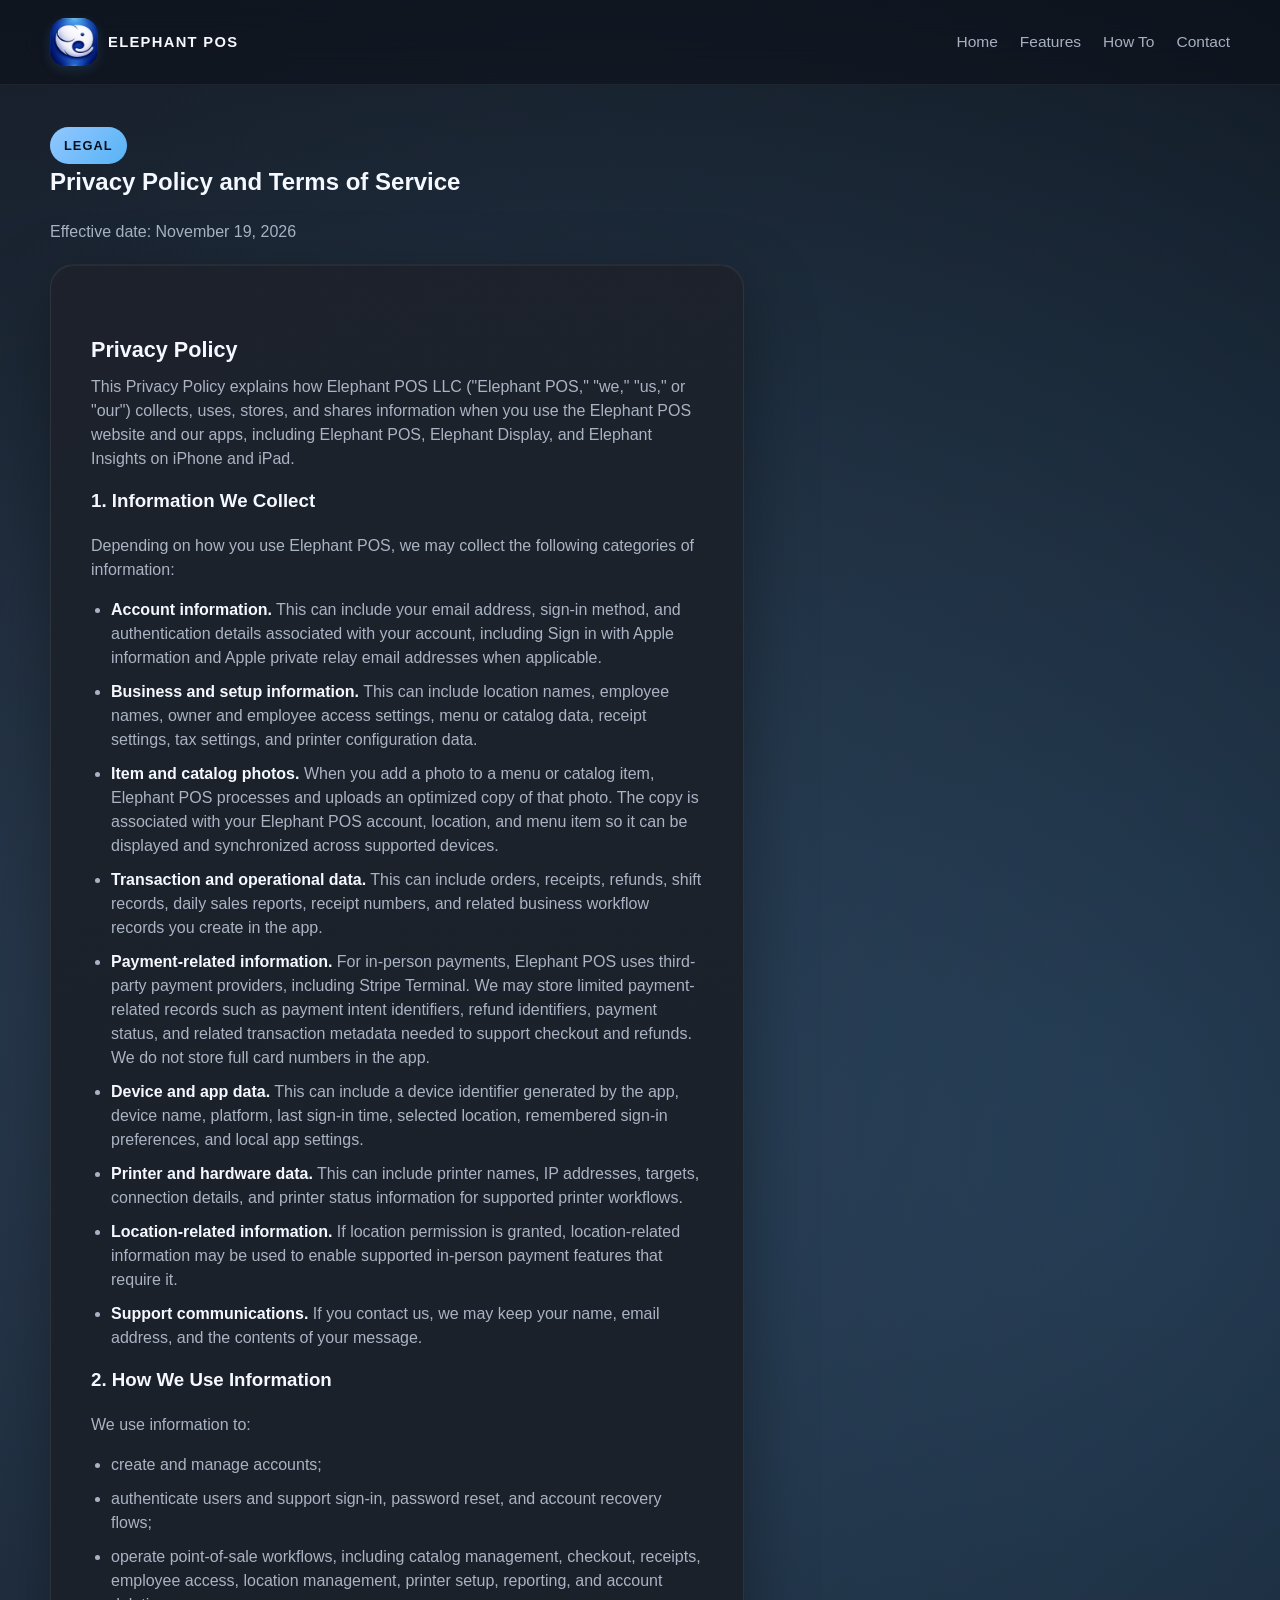
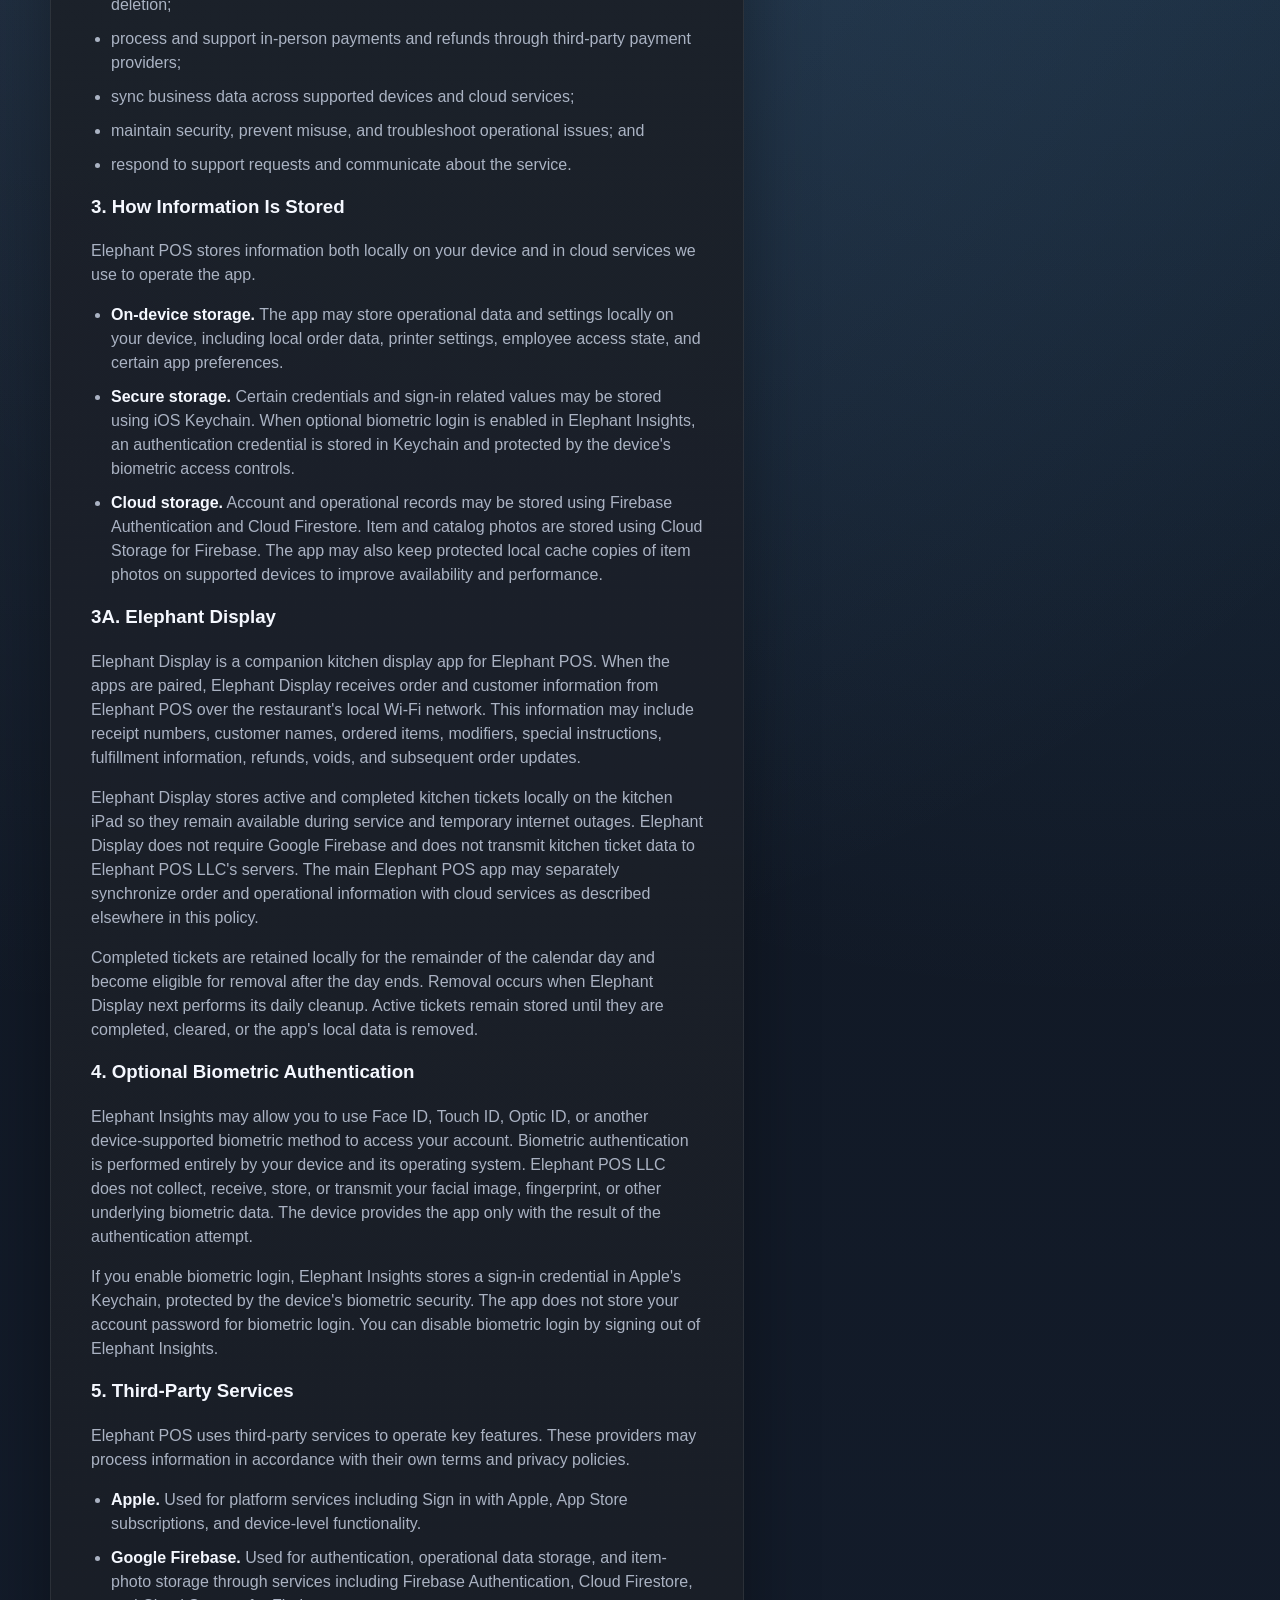
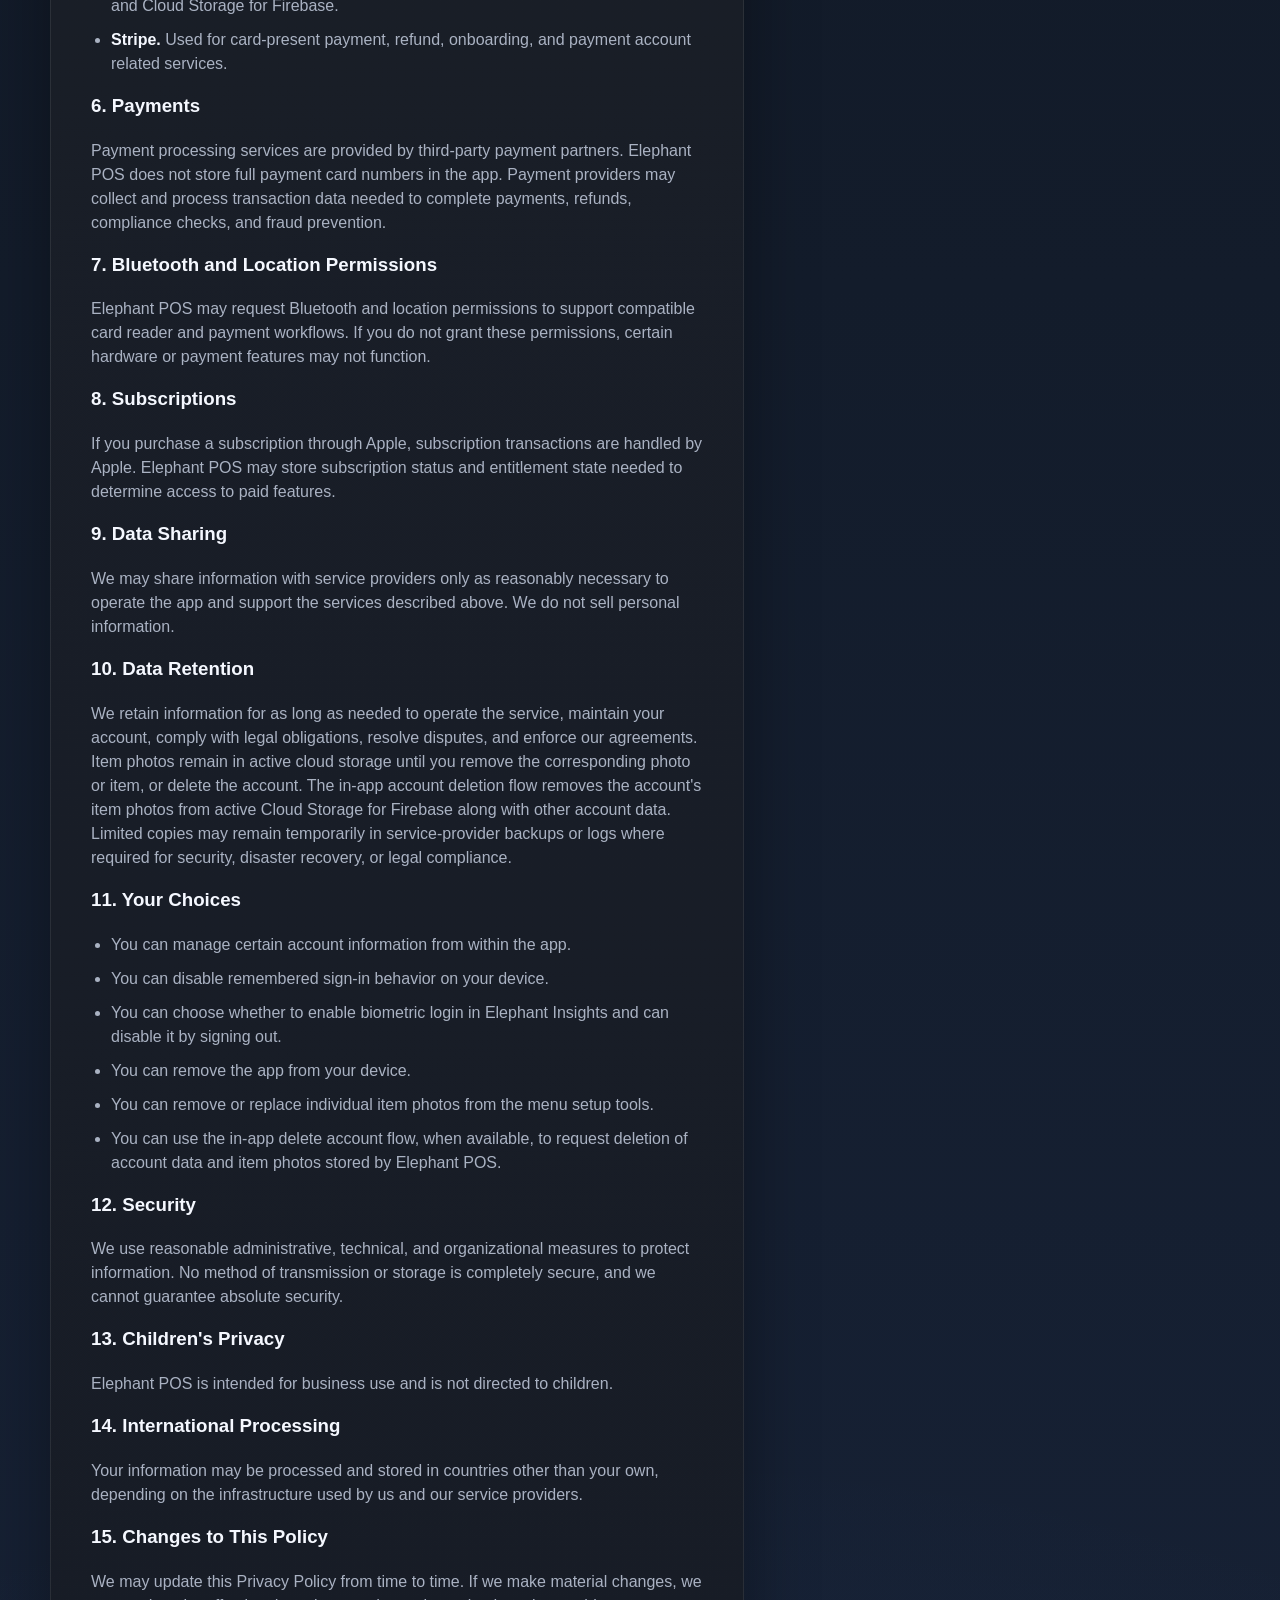
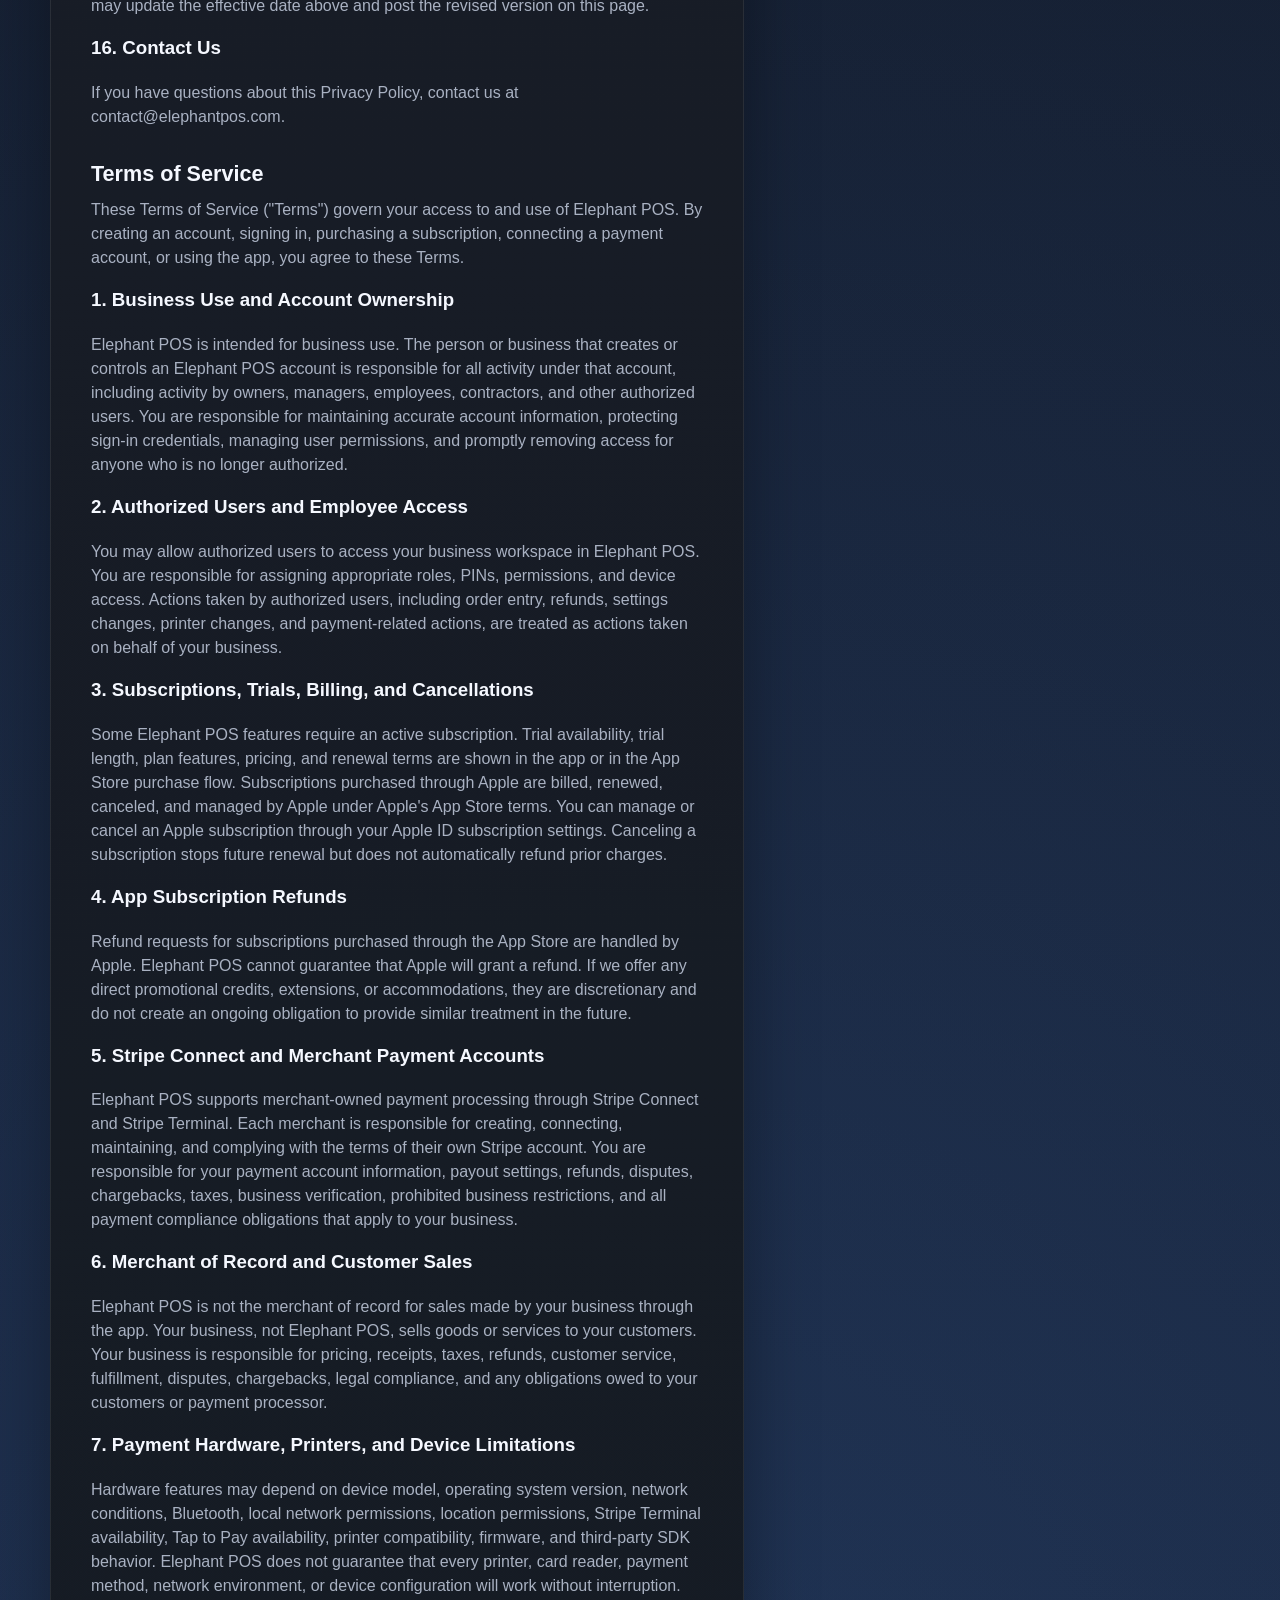
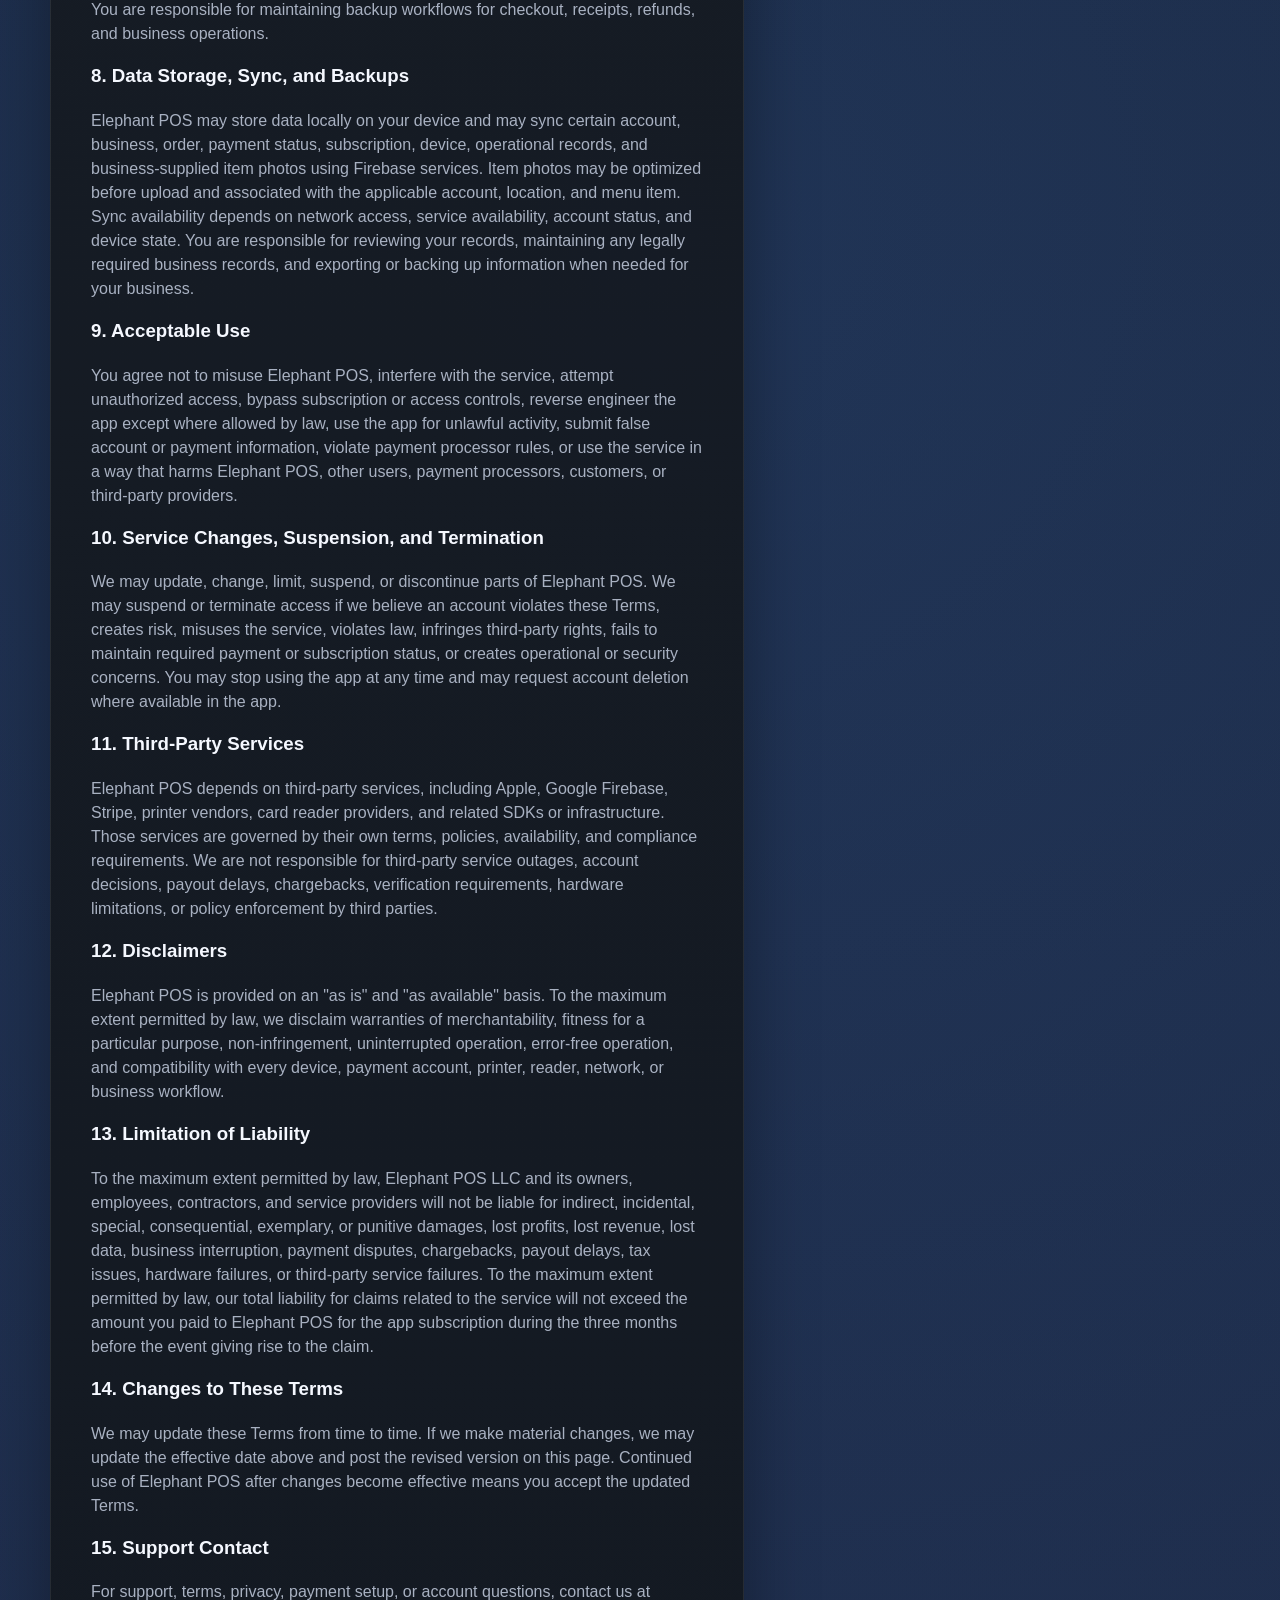
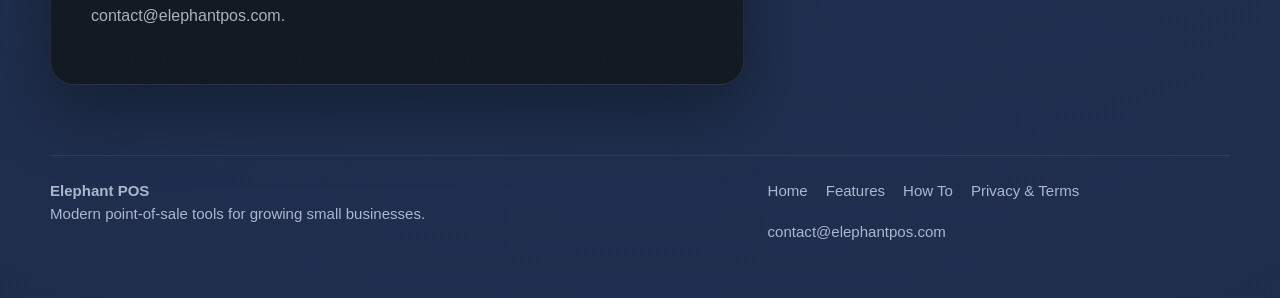
<file: privacy/index.html>
<!doctype html>
<html lang="en">
<head>
  <meta charset="utf-8">
  <meta name="viewport" content="width=device-width, initial-scale=1">
  <title>Privacy Policy and Terms of Service | Elephant POS</title>
  <meta name="description" content="Privacy Policy and Terms of Service for Elephant POS.">
  <link rel="stylesheet" href="/styles/site.css">
</head>
<body>
  <header class="site-header">
    <div class="shell">
      <a class="brand" href="/"><img class="mark" src="/images/icon.png" alt="Elephant POS icon"><span>Elephant POS</span></a>
      <nav class="site-nav">
        <a href="/">Home</a>
        <a href="/#features">Features</a>
        <a href="/#how-to">How To</a>
        <a href="mailto:contact@elephantpos.com">Contact</a>
      </nav>
    </div>
  </header>

  <main class="site-main shell">
    <section class="legal-page">
      <div class="section-heading">
        <span class="eyebrow">Legal</span>
        <h1>Privacy Policy and Terms of Service</h1>
        <p>Effective date: November 19, 2026</p>
      </div>

      <article class="card legal-card prose">
        <h2>Privacy Policy</h2>
        <p>This Privacy Policy explains how Elephant POS LLC ("Elephant POS," "we," "us," or "our") collects, uses, stores, and shares information when you use the Elephant POS website and our apps, including Elephant POS, Elephant Display, and Elephant Insights on iPhone and iPad.</p>

        <h3>1. Information We Collect</h3>
        <p>Depending on how you use Elephant POS, we may collect the following categories of information:</p>
        <ul>
          <li><strong>Account information.</strong> This can include your email address, sign-in method, and authentication details associated with your account, including Sign in with Apple information and Apple private relay email addresses when applicable.</li>
          <li><strong>Business and setup information.</strong> This can include location names, employee names, owner and employee access settings, menu or catalog data, receipt settings, tax settings, and printer configuration data.</li>
          <li><strong>Item and catalog photos.</strong> When you add a photo to a menu or catalog item, Elephant POS processes and uploads an optimized copy of that photo. The copy is associated with your Elephant POS account, location, and menu item so it can be displayed and synchronized across supported devices.</li>
          <li><strong>Transaction and operational data.</strong> This can include orders, receipts, refunds, shift records, daily sales reports, receipt numbers, and related business workflow records you create in the app.</li>
          <li><strong>Payment-related information.</strong> For in-person payments, Elephant POS uses third-party payment providers, including Stripe Terminal. We may store limited payment-related records such as payment intent identifiers, refund identifiers, payment status, and related transaction metadata needed to support checkout and refunds. We do not store full card numbers in the app.</li>
          <li><strong>Device and app data.</strong> This can include a device identifier generated by the app, device name, platform, last sign-in time, selected location, remembered sign-in preferences, and local app settings.</li>
          <li><strong>Printer and hardware data.</strong> This can include printer names, IP addresses, targets, connection details, and printer status information for supported printer workflows.</li>
          <li><strong>Location-related information.</strong> If location permission is granted, location-related information may be used to enable supported in-person payment features that require it.</li>
          <li><strong>Support communications.</strong> If you contact us, we may keep your name, email address, and the contents of your message.</li>
        </ul>

        <h3>2. How We Use Information</h3>
        <p>We use information to:</p>
        <ul>
          <li>create and manage accounts;</li>
          <li>authenticate users and support sign-in, password reset, and account recovery flows;</li>
          <li>operate point-of-sale workflows, including catalog management, checkout, receipts, employee access, location management, printer setup, reporting, and account deletion;</li>
          <li>process and support in-person payments and refunds through third-party payment providers;</li>
          <li>sync business data across supported devices and cloud services;</li>
          <li>maintain security, prevent misuse, and troubleshoot operational issues; and</li>
          <li>respond to support requests and communicate about the service.</li>
        </ul>

        <h3>3. How Information Is Stored</h3>
        <p>Elephant POS stores information both locally on your device and in cloud services we use to operate the app.</p>
        <ul>
          <li><strong>On-device storage.</strong> The app may store operational data and settings locally on your device, including local order data, printer settings, employee access state, and certain app preferences.</li>
          <li><strong>Secure storage.</strong> Certain credentials and sign-in related values may be stored using iOS Keychain. When optional biometric login is enabled in Elephant Insights, an authentication credential is stored in Keychain and protected by the device's biometric access controls.</li>
          <li><strong>Cloud storage.</strong> Account and operational records may be stored using Firebase Authentication and Cloud Firestore. Item and catalog photos are stored using Cloud Storage for Firebase. The app may also keep protected local cache copies of item photos on supported devices to improve availability and performance.</li>
        </ul>

        <h3>3A. Elephant Display</h3>
        <p>Elephant Display is a companion kitchen display app for Elephant POS. When the apps are paired, Elephant Display receives order and customer information from Elephant POS over the restaurant's local Wi-Fi network. This information may include receipt numbers, customer names, ordered items, modifiers, special instructions, fulfillment information, refunds, voids, and subsequent order updates.</p>
        <p>Elephant Display stores active and completed kitchen tickets locally on the kitchen iPad so they remain available during service and temporary internet outages. Elephant Display does not require Google Firebase and does not transmit kitchen ticket data to Elephant POS LLC's servers. The main Elephant POS app may separately synchronize order and operational information with cloud services as described elsewhere in this policy.</p>
        <p>Completed tickets are retained locally for the remainder of the calendar day and become eligible for removal after the day ends. Removal occurs when Elephant Display next performs its daily cleanup. Active tickets remain stored until they are completed, cleared, or the app's local data is removed.</p>

        <h3>4. Optional Biometric Authentication</h3>
        <p>Elephant Insights may allow you to use Face ID, Touch ID, Optic ID, or another device-supported biometric method to access your account. Biometric authentication is performed entirely by your device and its operating system. Elephant POS LLC does not collect, receive, store, or transmit your facial image, fingerprint, or other underlying biometric data. The device provides the app only with the result of the authentication attempt.</p>
        <p>If you enable biometric login, Elephant Insights stores a sign-in credential in Apple's Keychain, protected by the device's biometric security. The app does not store your account password for biometric login. You can disable biometric login by signing out of Elephant Insights.</p>

        <h3>5. Third-Party Services</h3>
        <p>Elephant POS uses third-party services to operate key features. These providers may process information in accordance with their own terms and privacy policies.</p>
        <ul>
          <li><strong>Apple.</strong> Used for platform services including Sign in with Apple, App Store subscriptions, and device-level functionality.</li>
          <li><strong>Google Firebase.</strong> Used for authentication, operational data storage, and item-photo storage through services including Firebase Authentication, Cloud Firestore, and Cloud Storage for Firebase.</li>
          <li><strong>Stripe.</strong> Used for card-present payment, refund, onboarding, and payment account related services.</li>
        </ul>

        <h3>6. Payments</h3>
        <p>Payment processing services are provided by third-party payment partners. Elephant POS does not store full payment card numbers in the app. Payment providers may collect and process transaction data needed to complete payments, refunds, compliance checks, and fraud prevention.</p>

        <h3>7. Bluetooth and Location Permissions</h3>
        <p>Elephant POS may request Bluetooth and location permissions to support compatible card reader and payment workflows. If you do not grant these permissions, certain hardware or payment features may not function.</p>

        <h3>8. Subscriptions</h3>
        <p>If you purchase a subscription through Apple, subscription transactions are handled by Apple. Elephant POS may store subscription status and entitlement state needed to determine access to paid features.</p>

        <h3>9. Data Sharing</h3>
        <p>We may share information with service providers only as reasonably necessary to operate the app and support the services described above. We do not sell personal information.</p>

        <h3>10. Data Retention</h3>
        <p>We retain information for as long as needed to operate the service, maintain your account, comply with legal obligations, resolve disputes, and enforce our agreements. Item photos remain in active cloud storage until you remove the corresponding photo or item, or delete the account. The in-app account deletion flow removes the account's item photos from active Cloud Storage for Firebase along with other account data. Limited copies may remain temporarily in service-provider backups or logs where required for security, disaster recovery, or legal compliance.</p>

        <h3>11. Your Choices</h3>
        <ul>
          <li>You can manage certain account information from within the app.</li>
          <li>You can disable remembered sign-in behavior on your device.</li>
          <li>You can choose whether to enable biometric login in Elephant Insights and can disable it by signing out.</li>
          <li>You can remove the app from your device.</li>
          <li>You can remove or replace individual item photos from the menu setup tools.</li>
          <li>You can use the in-app delete account flow, when available, to request deletion of account data and item photos stored by Elephant POS.</li>
        </ul>

        <h3>12. Security</h3>
        <p>We use reasonable administrative, technical, and organizational measures to protect information. No method of transmission or storage is completely secure, and we cannot guarantee absolute security.</p>

        <h3>13. Children's Privacy</h3>
        <p>Elephant POS is intended for business use and is not directed to children.</p>

        <h3>14. International Processing</h3>
        <p>Your information may be processed and stored in countries other than your own, depending on the infrastructure used by us and our service providers.</p>

        <h3>15. Changes to This Policy</h3>
        <p>We may update this Privacy Policy from time to time. If we make material changes, we may update the effective date above and post the revised version on this page.</p>

        <h3>16. Contact Us</h3>
        <p>If you have questions about this Privacy Policy, contact us at <a href="mailto:contact@elephantpos.com">contact@elephantpos.com</a>.</p>

        <h2>Terms of Service</h2>
        <p>These Terms of Service ("Terms") govern your access to and use of Elephant POS. By creating an account, signing in, purchasing a subscription, connecting a payment account, or using the app, you agree to these Terms.</p>

        <h3>1. Business Use and Account Ownership</h3>
        <p>Elephant POS is intended for business use. The person or business that creates or controls an Elephant POS account is responsible for all activity under that account, including activity by owners, managers, employees, contractors, and other authorized users. You are responsible for maintaining accurate account information, protecting sign-in credentials, managing user permissions, and promptly removing access for anyone who is no longer authorized.</p>

        <h3>2. Authorized Users and Employee Access</h3>
        <p>You may allow authorized users to access your business workspace in Elephant POS. You are responsible for assigning appropriate roles, PINs, permissions, and device access. Actions taken by authorized users, including order entry, refunds, settings changes, printer changes, and payment-related actions, are treated as actions taken on behalf of your business.</p>

        <h3>3. Subscriptions, Trials, Billing, and Cancellations</h3>
        <p>Some Elephant POS features require an active subscription. Trial availability, trial length, plan features, pricing, and renewal terms are shown in the app or in the App Store purchase flow. Subscriptions purchased through Apple are billed, renewed, canceled, and managed by Apple under Apple's App Store terms. You can manage or cancel an Apple subscription through your Apple ID subscription settings. Canceling a subscription stops future renewal but does not automatically refund prior charges.</p>

        <h3>4. App Subscription Refunds</h3>
        <p>Refund requests for subscriptions purchased through the App Store are handled by Apple. Elephant POS cannot guarantee that Apple will grant a refund. If we offer any direct promotional credits, extensions, or accommodations, they are discretionary and do not create an ongoing obligation to provide similar treatment in the future.</p>

        <h3>5. Stripe Connect and Merchant Payment Accounts</h3>
        <p>Elephant POS supports merchant-owned payment processing through Stripe Connect and Stripe Terminal. Each merchant is responsible for creating, connecting, maintaining, and complying with the terms of their own Stripe account. You are responsible for your payment account information, payout settings, refunds, disputes, chargebacks, taxes, business verification, prohibited business restrictions, and all payment compliance obligations that apply to your business.</p>

        <h3>6. Merchant of Record and Customer Sales</h3>
        <p>Elephant POS is not the merchant of record for sales made by your business through the app. Your business, not Elephant POS, sells goods or services to your customers. Your business is responsible for pricing, receipts, taxes, refunds, customer service, fulfillment, disputes, chargebacks, legal compliance, and any obligations owed to your customers or payment processor.</p>

        <h3>7. Payment Hardware, Printers, and Device Limitations</h3>
        <p>Hardware features may depend on device model, operating system version, network conditions, Bluetooth, local network permissions, location permissions, Stripe Terminal availability, Tap to Pay availability, printer compatibility, firmware, and third-party SDK behavior. Elephant POS does not guarantee that every printer, card reader, payment method, network environment, or device configuration will work without interruption. You are responsible for maintaining backup workflows for checkout, receipts, refunds, and business operations.</p>

        <h3>8. Data Storage, Sync, and Backups</h3>
        <p>Elephant POS may store data locally on your device and may sync certain account, business, order, payment status, subscription, device, operational records, and business-supplied item photos using Firebase services. Item photos may be optimized before upload and associated with the applicable account, location, and menu item. Sync availability depends on network access, service availability, account status, and device state. You are responsible for reviewing your records, maintaining any legally required business records, and exporting or backing up information when needed for your business.</p>

        <h3>9. Acceptable Use</h3>
        <p>You agree not to misuse Elephant POS, interfere with the service, attempt unauthorized access, bypass subscription or access controls, reverse engineer the app except where allowed by law, use the app for unlawful activity, submit false account or payment information, violate payment processor rules, or use the service in a way that harms Elephant POS, other users, payment processors, customers, or third-party providers.</p>

        <h3>10. Service Changes, Suspension, and Termination</h3>
        <p>We may update, change, limit, suspend, or discontinue parts of Elephant POS. We may suspend or terminate access if we believe an account violates these Terms, creates risk, misuses the service, violates law, infringes third-party rights, fails to maintain required payment or subscription status, or creates operational or security concerns. You may stop using the app at any time and may request account deletion where available in the app.</p>

        <h3>11. Third-Party Services</h3>
        <p>Elephant POS depends on third-party services, including Apple, Google Firebase, Stripe, printer vendors, card reader providers, and related SDKs or infrastructure. Those services are governed by their own terms, policies, availability, and compliance requirements. We are not responsible for third-party service outages, account decisions, payout delays, chargebacks, verification requirements, hardware limitations, or policy enforcement by third parties.</p>

        <h3>12. Disclaimers</h3>
        <p>Elephant POS is provided on an "as is" and "as available" basis. To the maximum extent permitted by law, we disclaim warranties of merchantability, fitness for a particular purpose, non-infringement, uninterrupted operation, error-free operation, and compatibility with every device, payment account, printer, reader, network, or business workflow.</p>

        <h3>13. Limitation of Liability</h3>
        <p>To the maximum extent permitted by law, Elephant POS LLC and its owners, employees, contractors, and service providers will not be liable for indirect, incidental, special, consequential, exemplary, or punitive damages, lost profits, lost revenue, lost data, business interruption, payment disputes, chargebacks, payout delays, tax issues, hardware failures, or third-party service failures. To the maximum extent permitted by law, our total liability for claims related to the service will not exceed the amount you paid to Elephant POS for the app subscription during the three months before the event giving rise to the claim.</p>

        <h3>14. Changes to These Terms</h3>
        <p>We may update these Terms from time to time. If we make material changes, we may update the effective date above and post the revised version on this page. Continued use of Elephant POS after changes become effective means you accept the updated Terms.</p>

        <h3>15. Support Contact</h3>
        <p>For support, terms, privacy, payment setup, or account questions, contact us at <a href="mailto:contact@elephantpos.com">contact@elephantpos.com</a>.</p>
      </article>
    </section>
  </main>

  <footer class="site-footer">
    <div class="shell">
      <div class="footer-grid">
        <div>
          <strong>Elephant POS</strong>
          <p>Modern point-of-sale tools for growing small businesses.</p>
        </div>
        <div class="footer-links">
          <a href="/">Home</a>
          <a href="/#features">Features</a>
          <a href="/#how-to">How To</a>
          <a href="/privacy/">Privacy & Terms</a>
          <a href="mailto:contact@elephantpos.com">contact@elephantpos.com</a>
        </div>
      </div>
    </div>
  </footer>
</body>
</html>
</file>
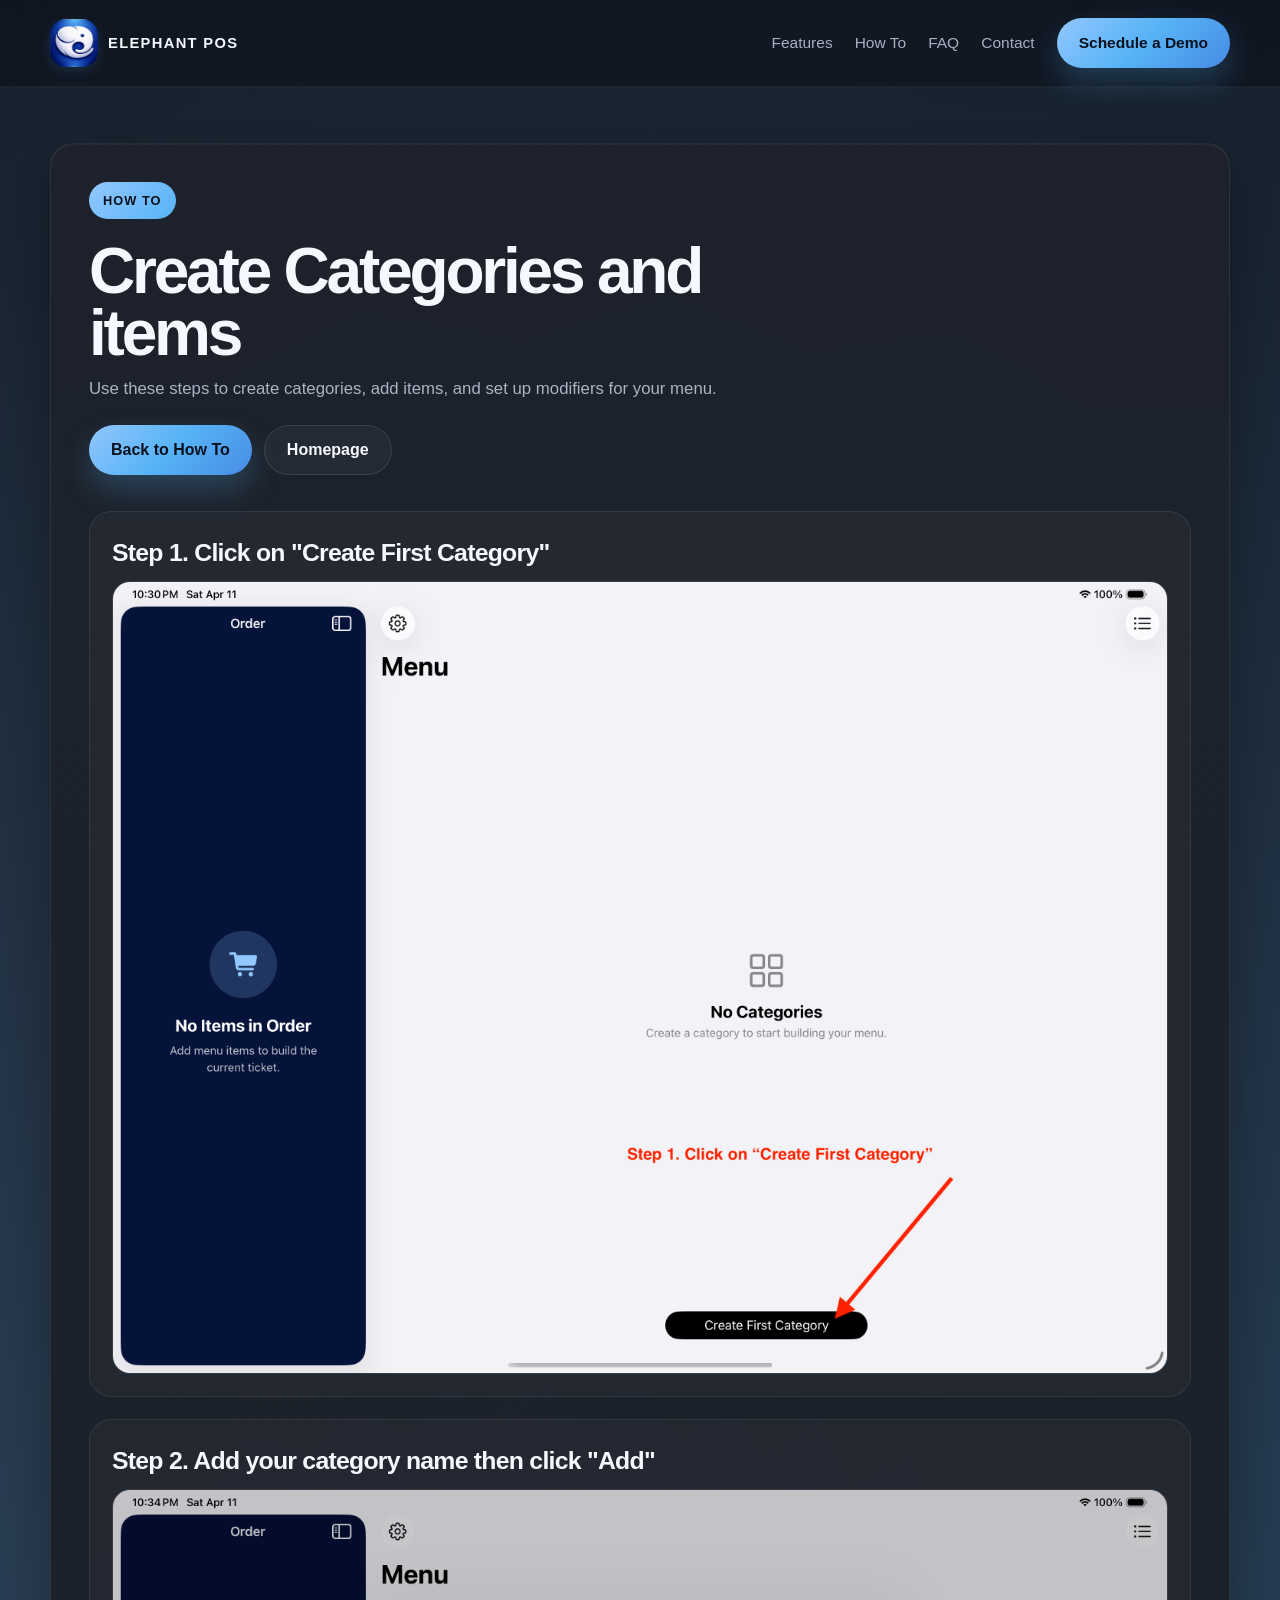
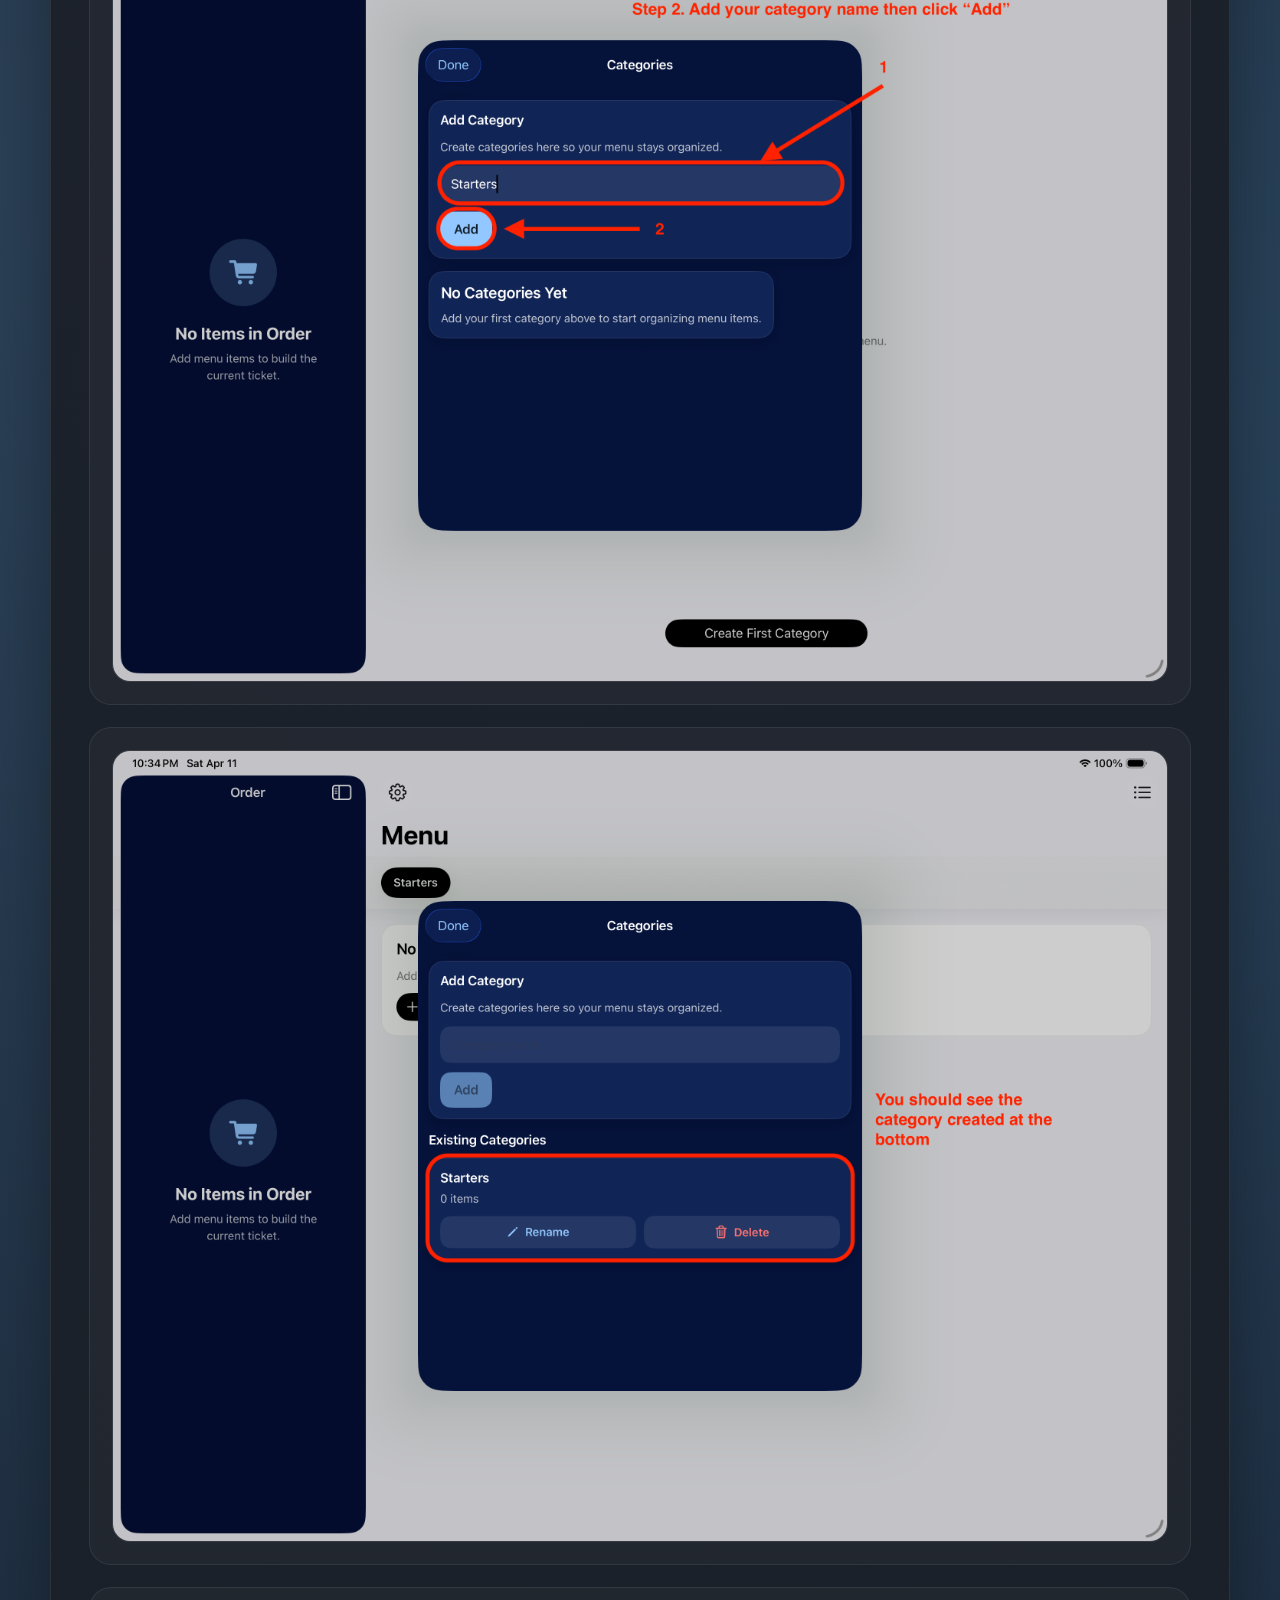
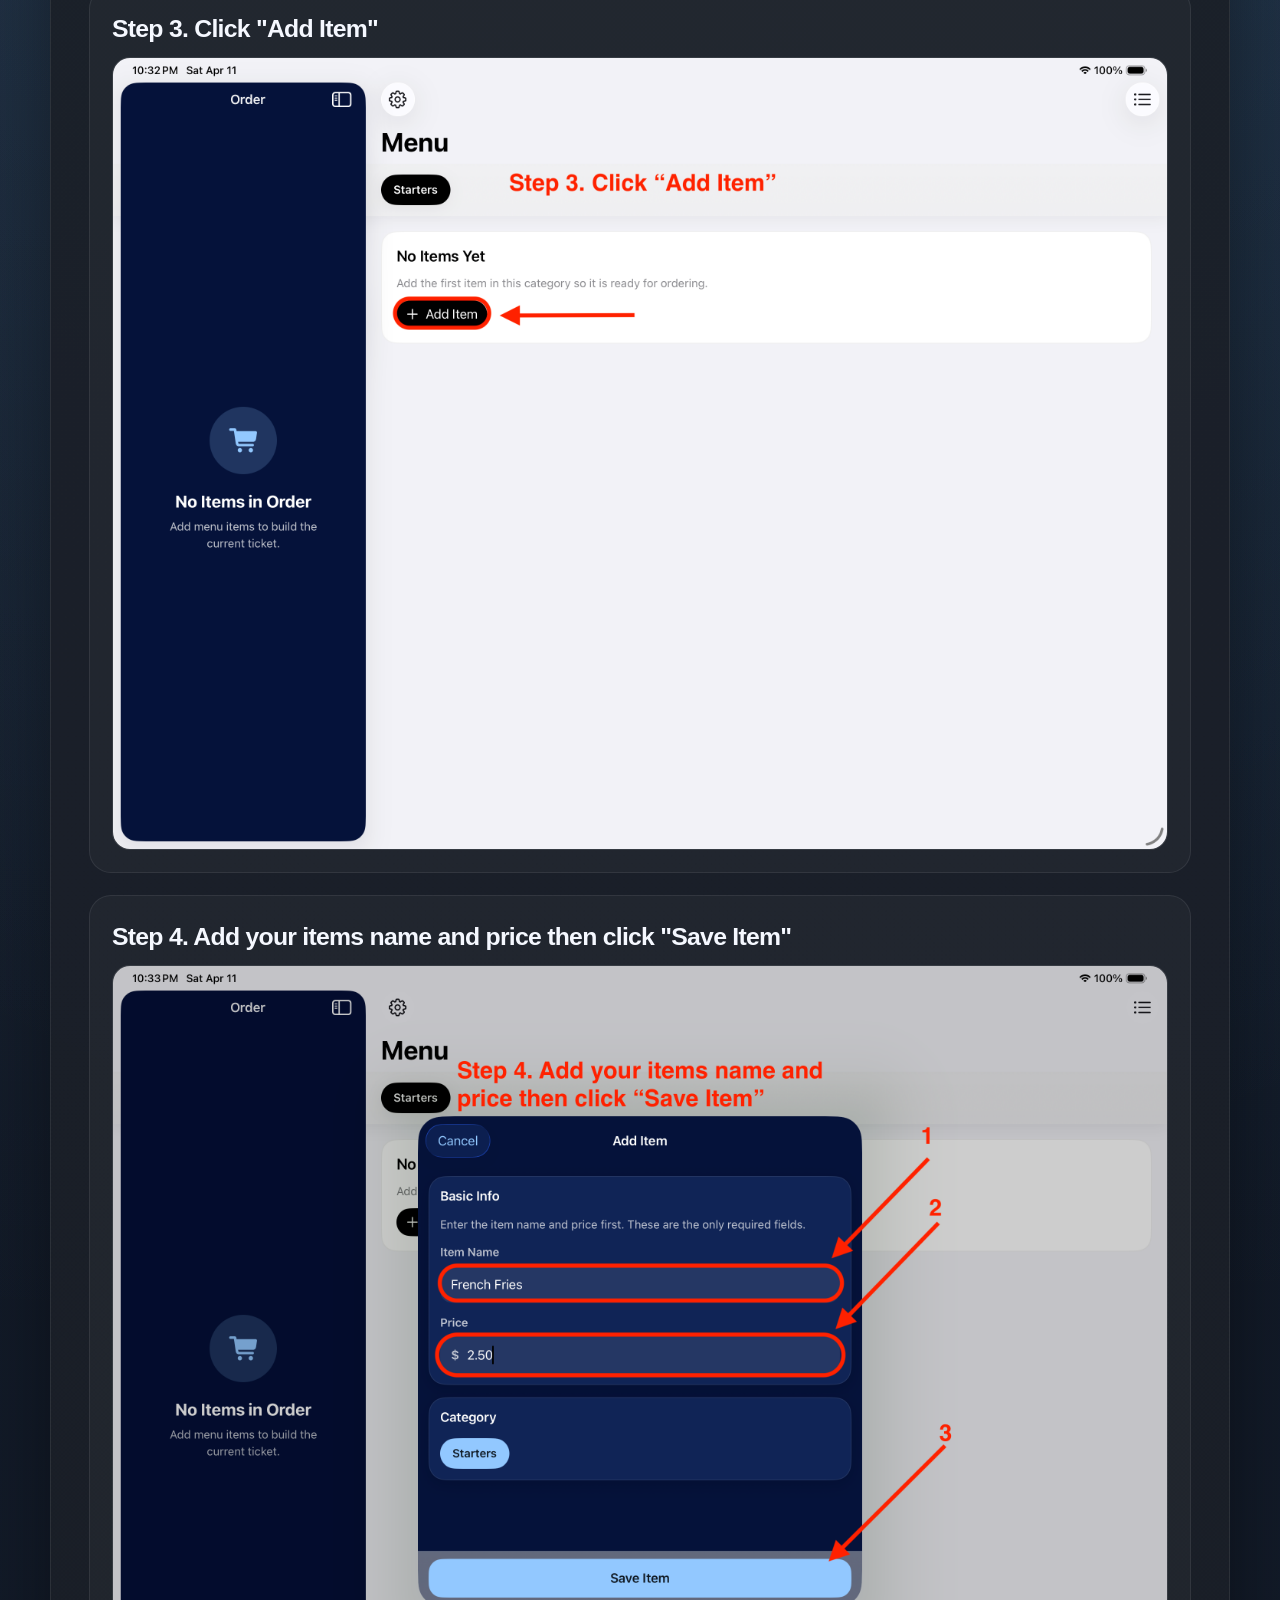
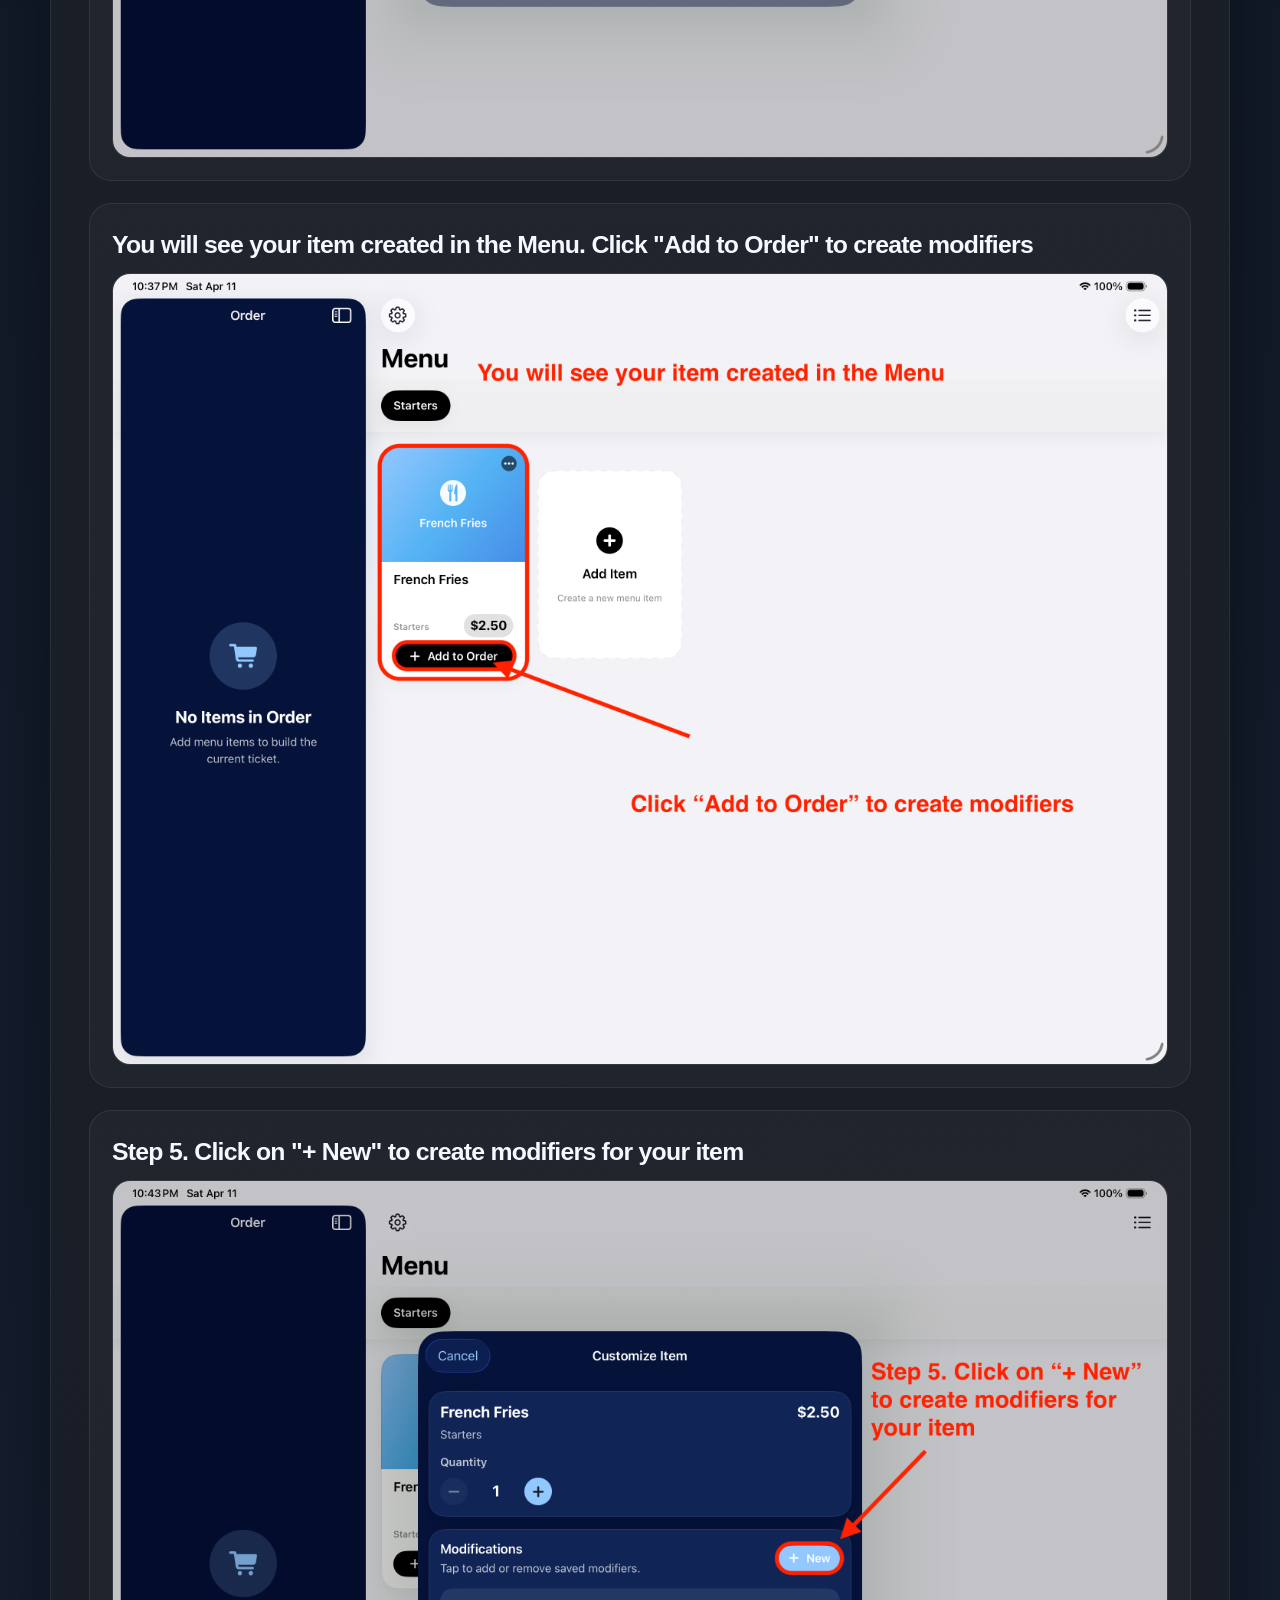
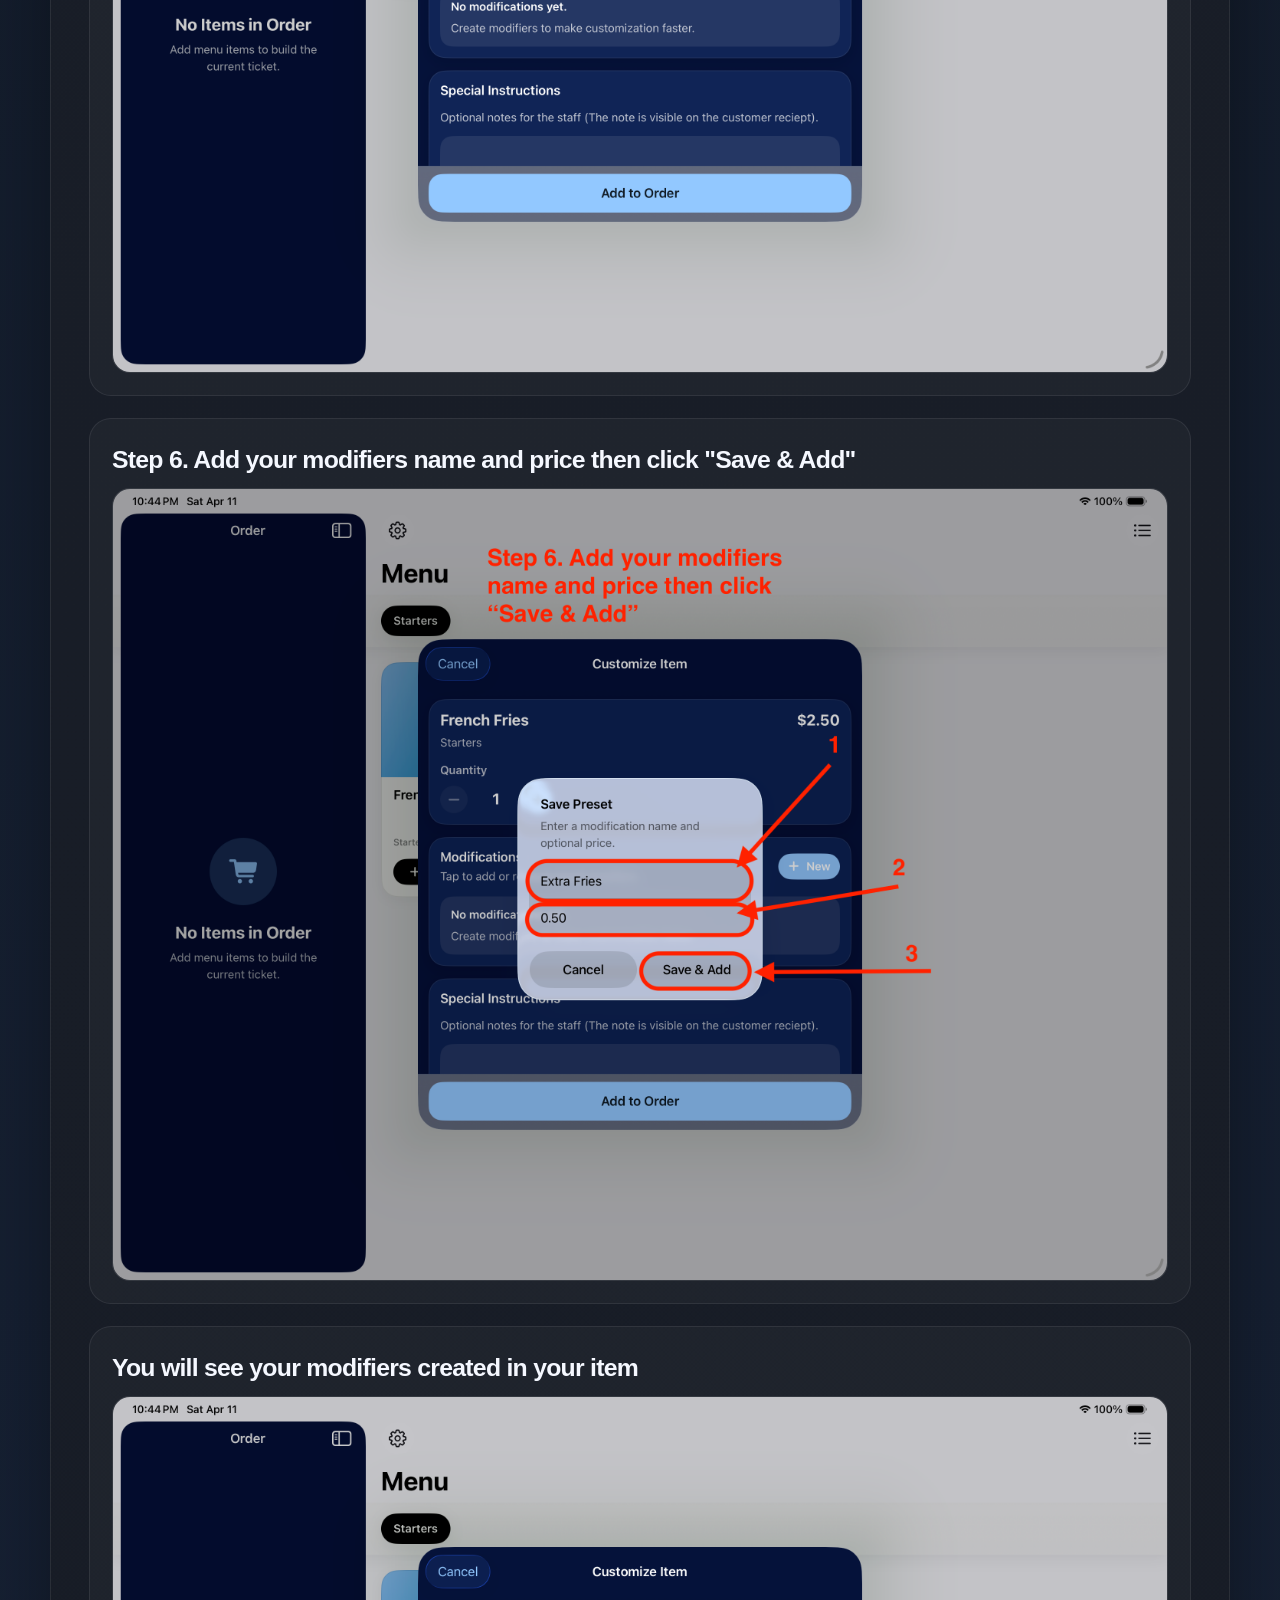
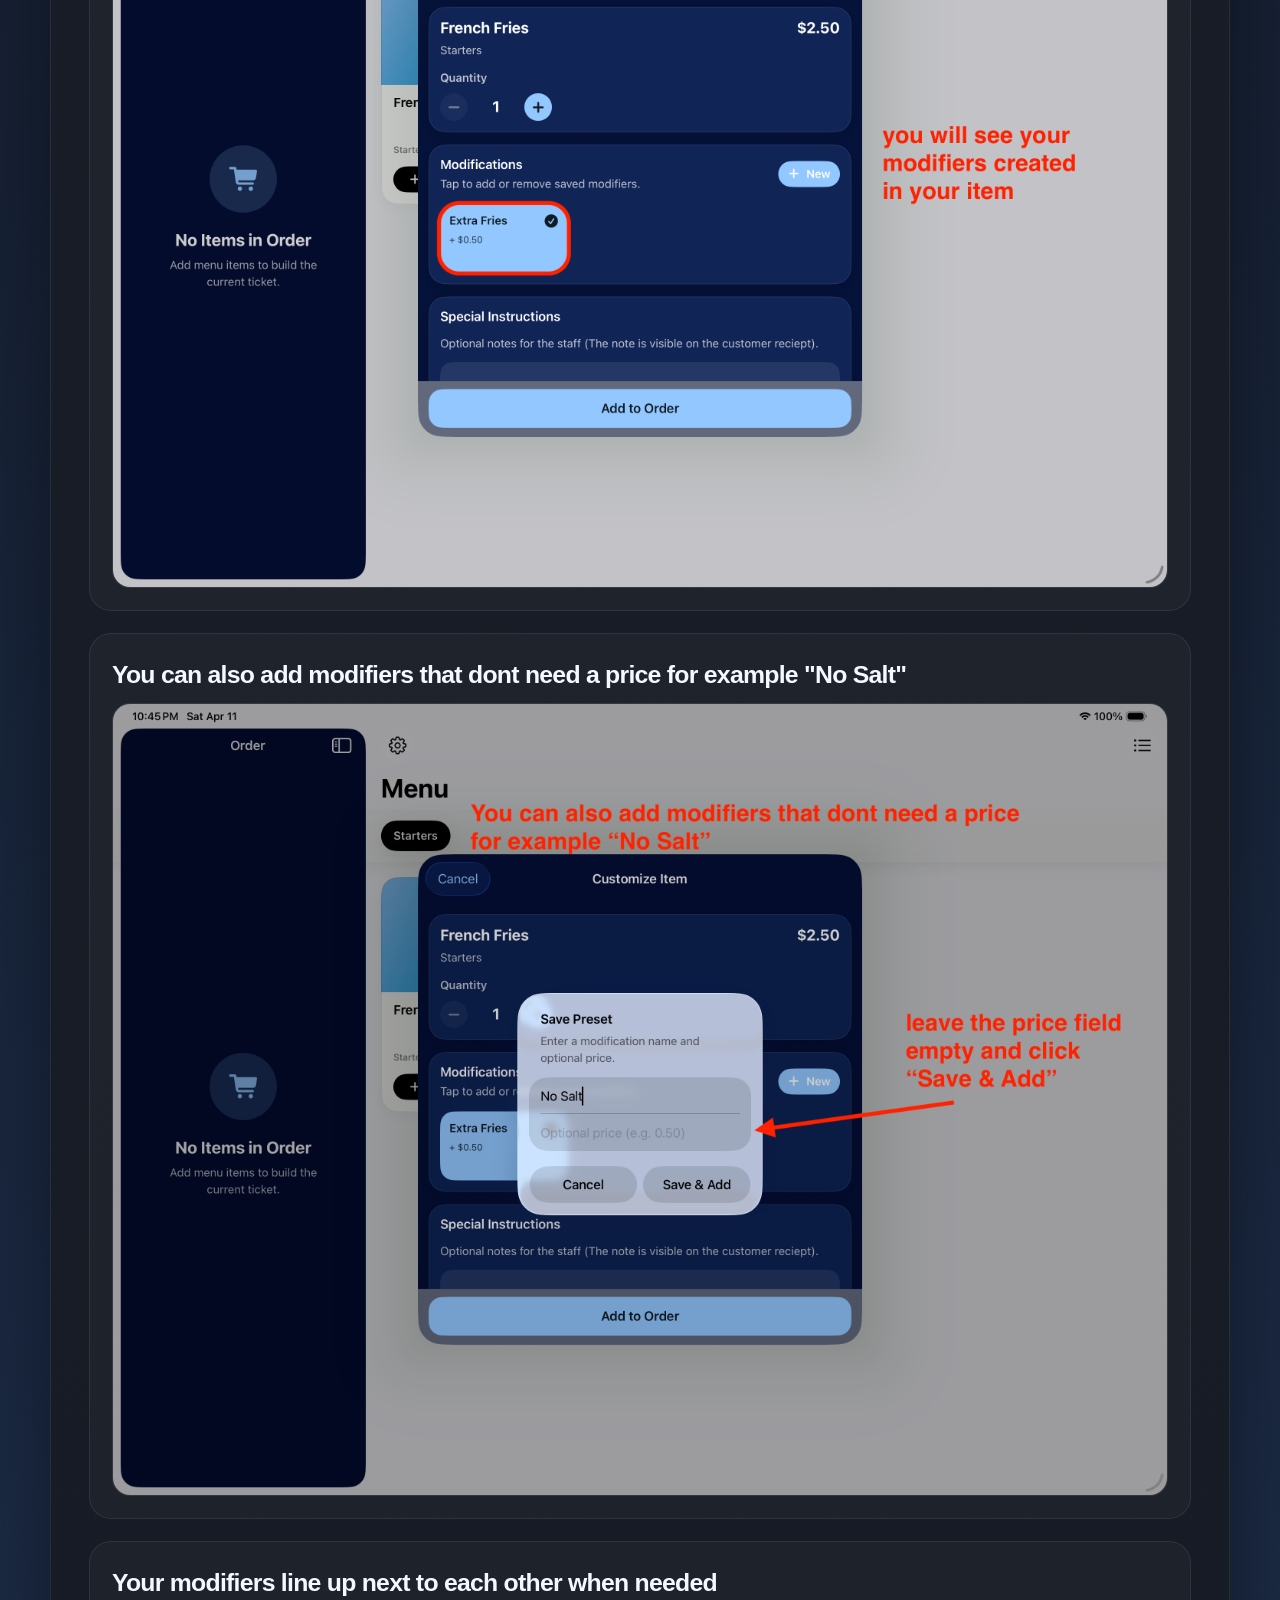
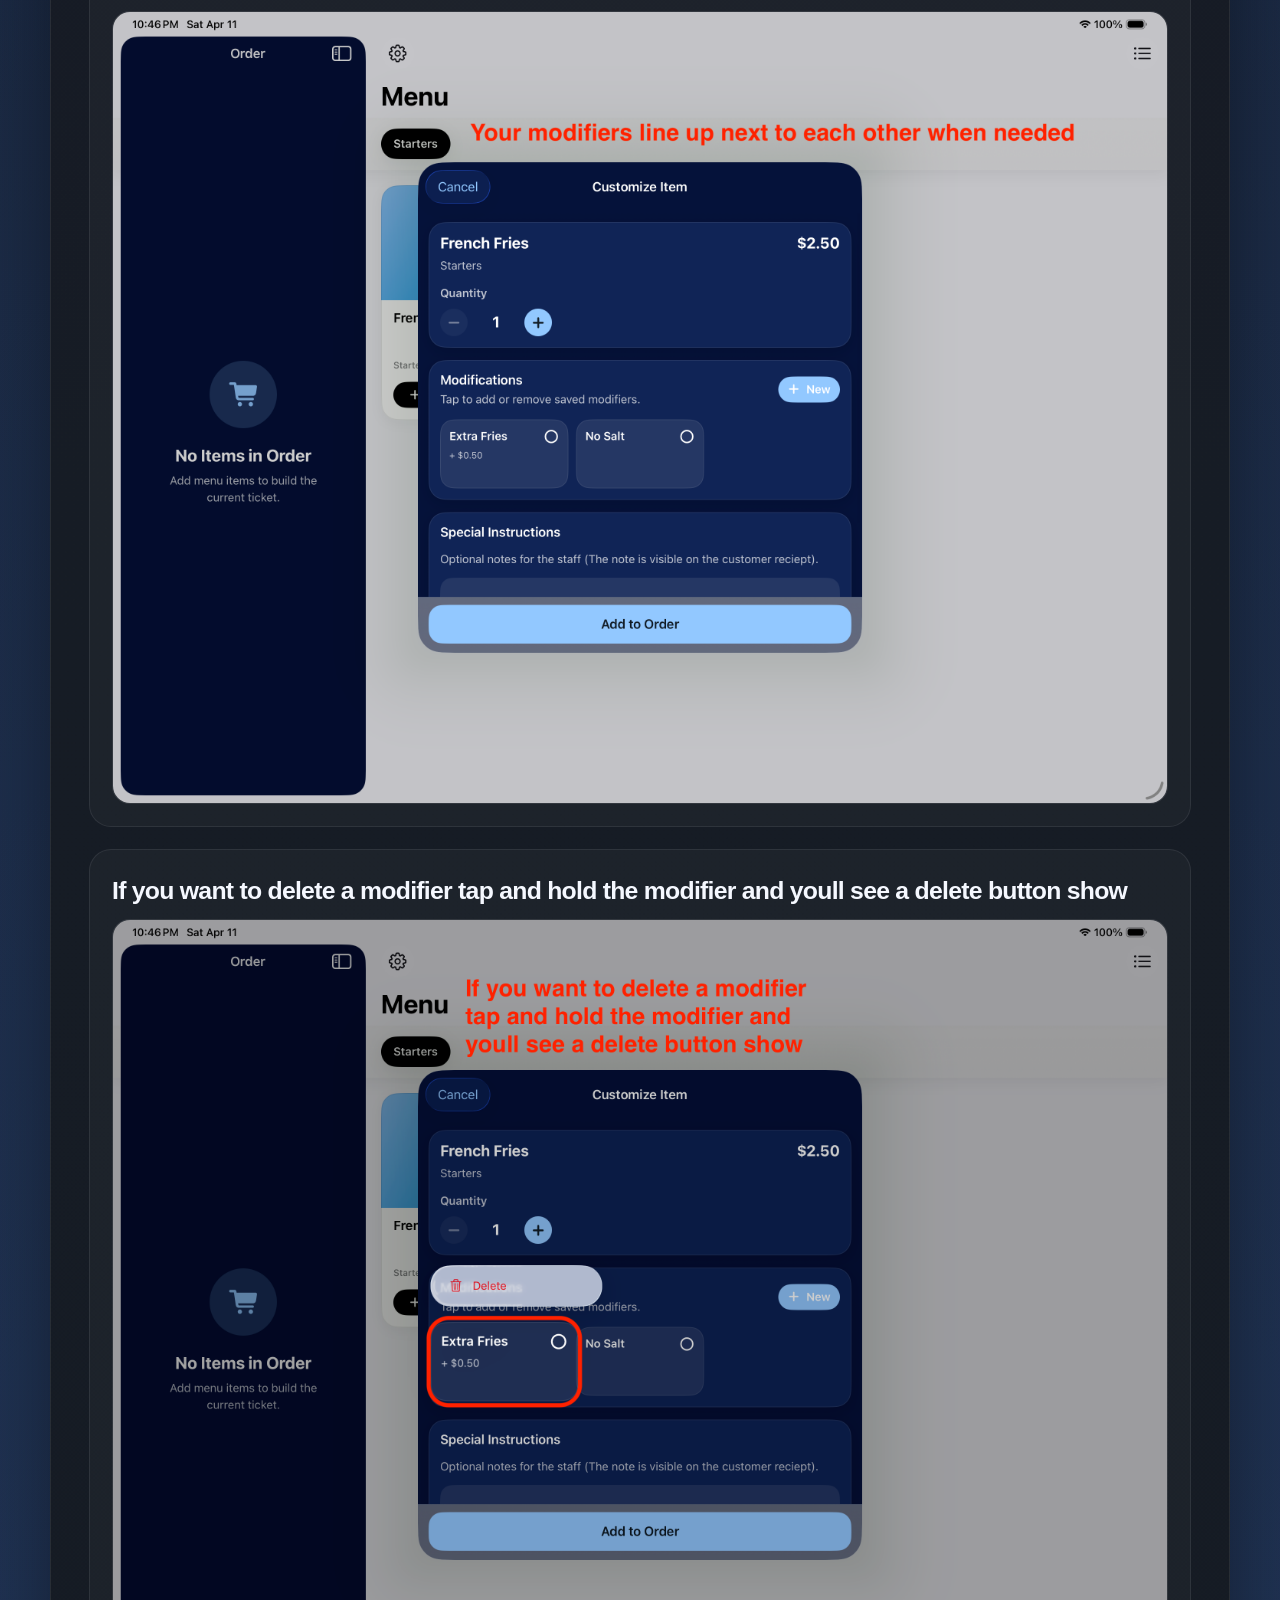
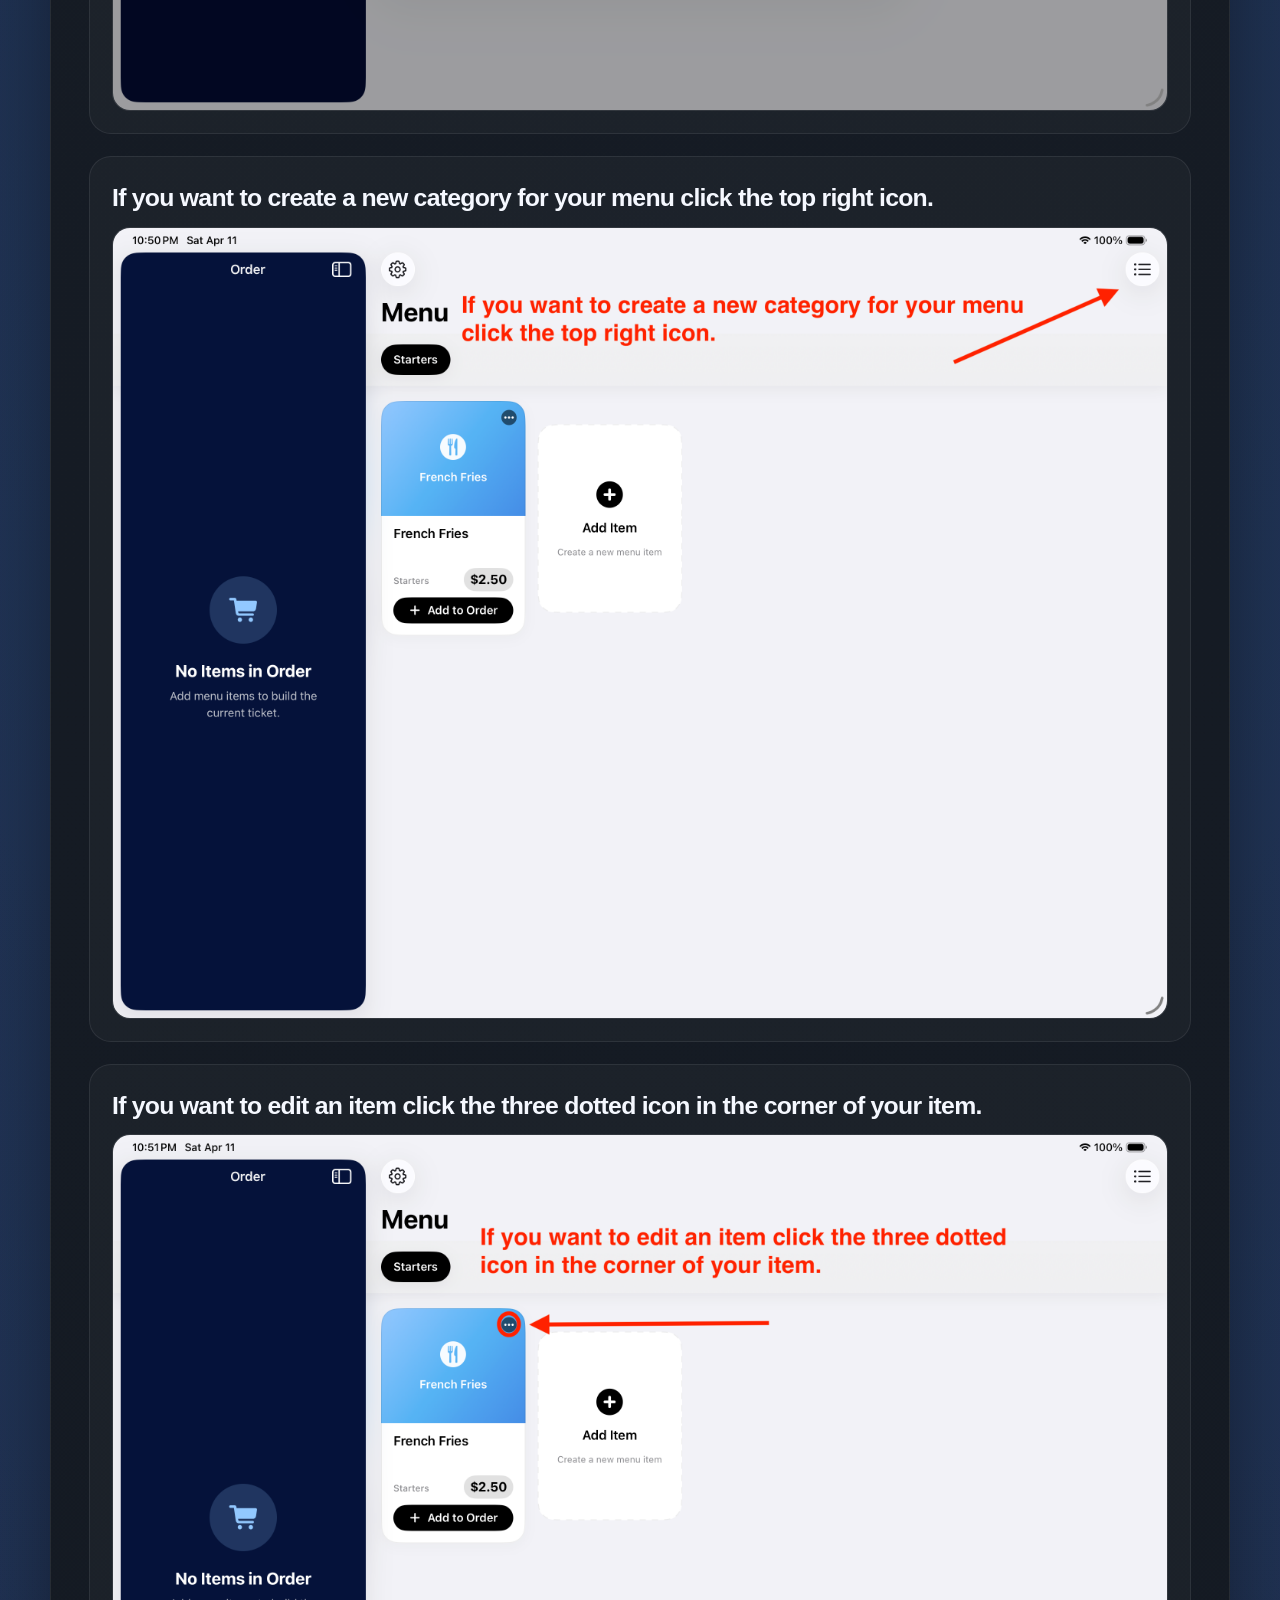
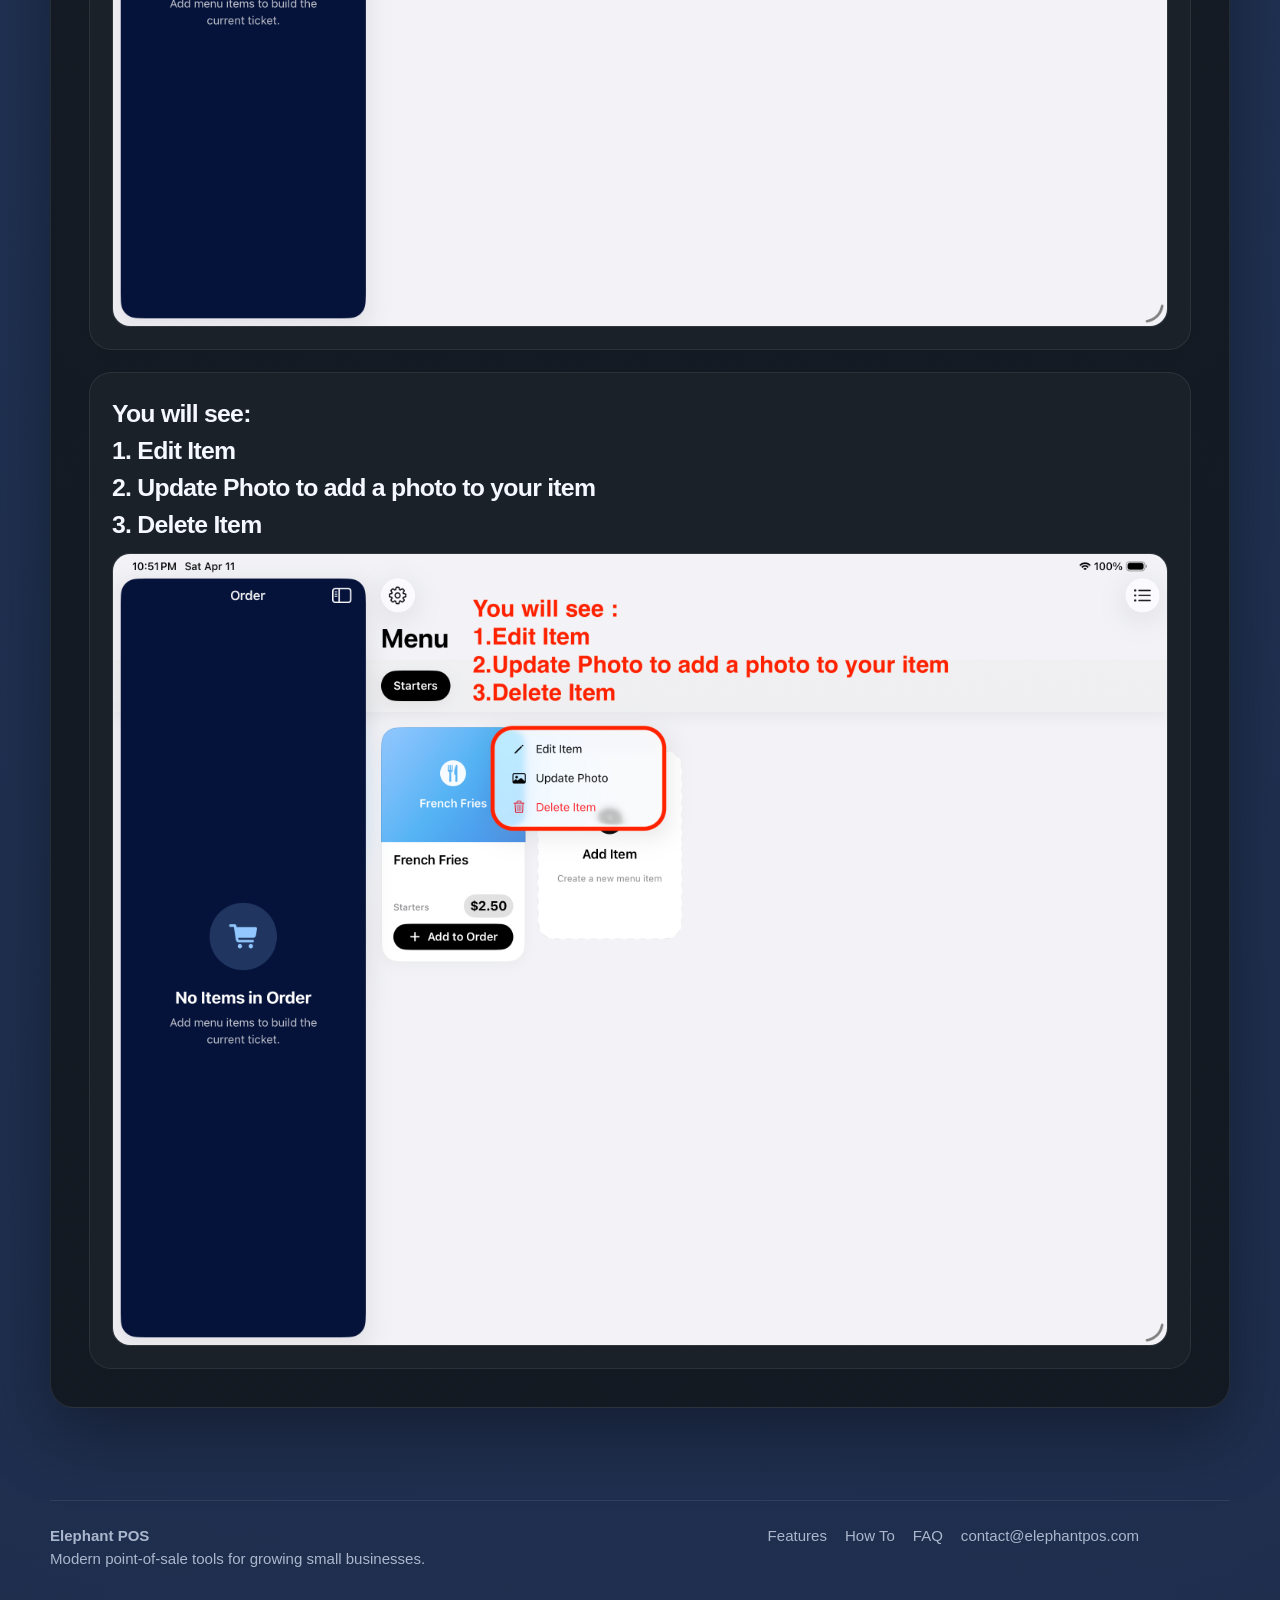
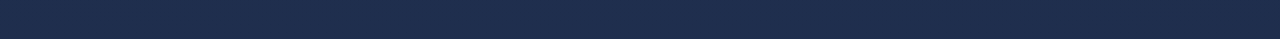
<file: how-to/create-categories-and-items/index.html>
<!DOCTYPE html>
<html lang="en">
<head>
  <meta charset="UTF-8">
  <meta name="viewport" content="width=device-width, initial-scale=1.0">
  <title>Create Categories and items | Elephant POS</title>
  <link rel="stylesheet" href="/styles/site.css">
</head>
<body>
  <header class="site-header">
    <div class="shell">
      <a class="brand" href="/"><img class="mark" src="/images/icon.png" alt="Elephant POS icon"><span>Elephant POS</span></a>
      <nav class="site-nav">
        <a href="/#features">Features</a>
        <a href="/#how-to">How To</a>
        <a href="/#faq">FAQ</a>
        <a href="mailto:contact@elephantpos.com">Contact</a>
        <a class="nav-cta" href="mailto:contact@elephantpos.com?subject=Elephant%20POS%20Demo">Schedule a Demo</a>
      </nav>
    </div>
  </header>

  <main class="shell guide-shell">
    <article class="guide-card card">
      <div class="guide-header">
        <span class="eyebrow">How to</span>
        <h1>Create Categories and items</h1>
        <p>Use these steps to create categories, add items, and set up modifiers for your menu.</p>
        <div class="guide-actions">
          <a class="button button-primary" href="/#how-to">Back to How To</a>
          <a class="button button-secondary" href="/">Homepage</a>
        </div>
      </div>

      <div class="steps">
        <section class="step">
          <h2>Step 1. Click on "Create First Category"</h2>
          <img src="/images/how-to/create-categories-and-items/1.png" alt="Create First Category button in Elephant POS">
        </section>

        <section class="step">
          <h2>Step 2. Add your category name then click "Add"</h2>
          <img src="/images/how-to/create-categories-and-items/2.png" alt="Add category form in Elephant POS">
        </section>

        <section class="step">
          <img src="/images/how-to/create-categories-and-items/3.png" alt="Created category in Elephant POS">
        </section>

        <section class="step">
          <h2>Step 3. Click "Add Item"</h2>
          <img src="/images/how-to/create-categories-and-items/4.png" alt="Add Item button in Elephant POS">
        </section>

        <section class="step">
          <h2>Step 4. Add your items name and price then click "Save Item"</h2>
          <img src="/images/how-to/create-categories-and-items/5.png" alt="Add item form in Elephant POS">
        </section>

        <section class="step">
          <h2>You will see your item created in the Menu. Click "Add to Order" to create modifiers</h2>
          <img src="/images/how-to/create-categories-and-items/6.png" alt="Created item in the menu in Elephant POS">
        </section>

        <section class="step">
          <h2>Step 5. Click on "+ New" to create modifiers for your item</h2>
          <img src="/images/how-to/create-categories-and-items/7.png" alt="Create new modifier button in Elephant POS">
        </section>

        <section class="step">
          <h2>Step 6. Add your modifiers name and price then click "Save &amp; Add"</h2>
          <img src="/images/how-to/create-categories-and-items/8.png" alt="Add modifier form in Elephant POS">
        </section>

        <section class="step">
          <h2>You will see your modifiers created in your item</h2>
          <img src="/images/how-to/create-categories-and-items/9.png" alt="Created modifiers in Elephant POS">
        </section>

        <section class="step">
          <h2>You can also add modifiers that dont need a price for example "No Salt"</h2>
          <img src="/images/how-to/create-categories-and-items/10.png" alt="Modifier without price in Elephant POS">
        </section>

        <section class="step">
          <h2>Your modifiers line up next to each other when needed</h2>
          <img src="/images/how-to/create-categories-and-items/11.png" alt="Modifiers lined up in Elephant POS">
        </section>

        <section class="step">
          <h2>If you want to delete a modifier tap and hold the modifier and youll see a delete button show</h2>
          <img src="/images/how-to/create-categories-and-items/12.png" alt="Delete modifier option in Elephant POS">
        </section>

        <section class="step">
          <h2>If you want to create a new category for your menu click the top right icon.</h2>
          <img src="/images/how-to/create-categories-and-items/13.png" alt="Create new category icon in Elephant POS">
        </section>

        <section class="step">
          <h2>If you want to edit an item click the three dotted icon in the corner of your item.</h2>
          <img src="/images/how-to/create-categories-and-items/14.png" alt="Item menu button in Elephant POS">
        </section>

        <section class="step">
          <h2>You will see:
1. Edit Item
2. Update Photo to add a photo to your item
3. Delete Item</h2>
          <img src="/images/how-to/create-categories-and-items/15.png" alt="Item actions menu in Elephant POS">
        </section>
      </div>
    </article>
  </main>

  <footer class="site-footer">
    <div class="shell">
      <div class="footer-grid">
        <div>
          <strong>Elephant POS</strong>
          <p>Modern point-of-sale tools for growing small businesses.</p>
        </div>
        <div class="footer-links">
          <a href="/#features">Features</a>
          <a href="/#how-to">How To</a>
          <a href="/#faq">FAQ</a>
          <a href="mailto:contact@elephantpos.com">contact@elephantpos.com</a>
        </div>
      </div>
    </div>
  </footer>
</body>
</html>
</file>
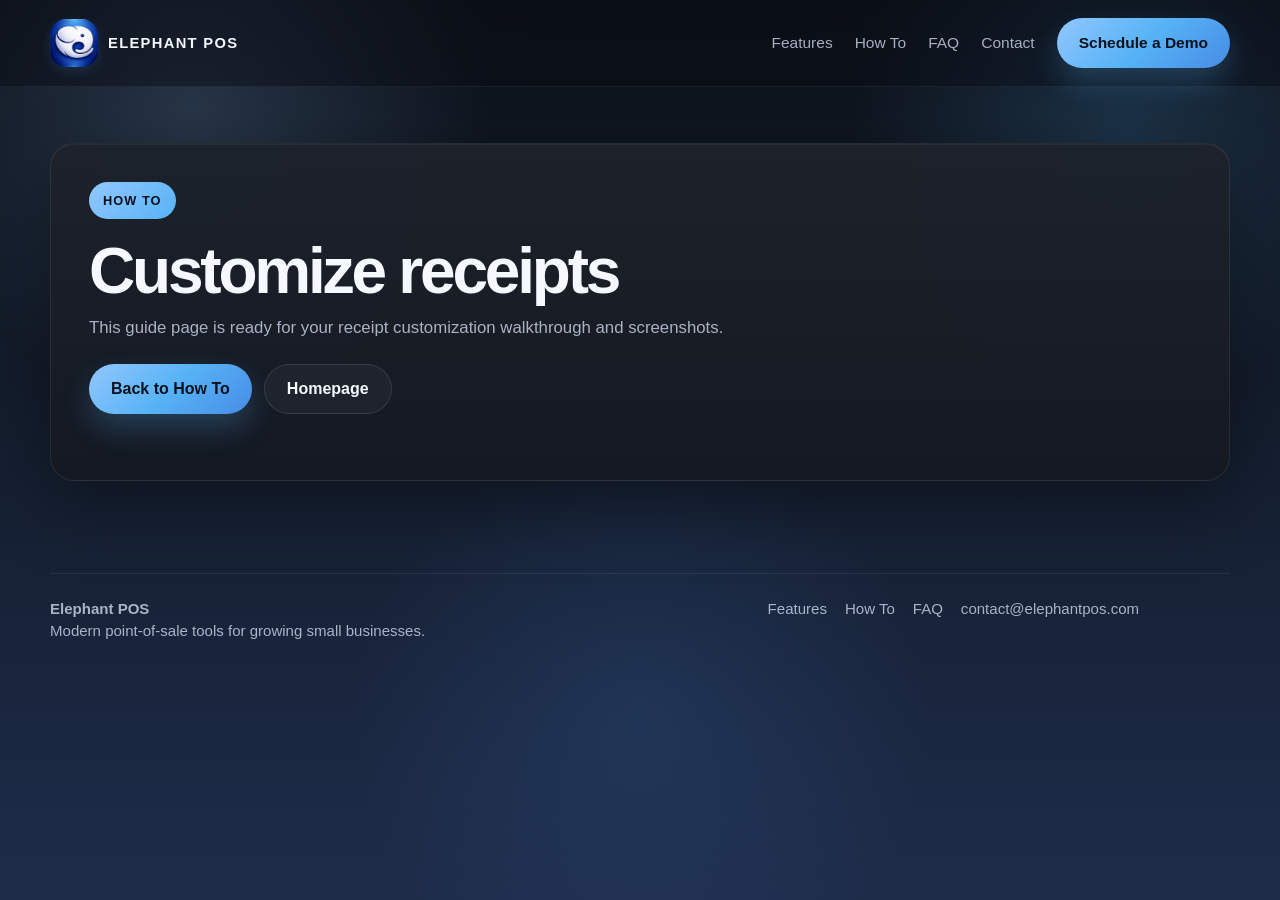
<file: how-to/customize-receipts/index.html>
<!DOCTYPE html>
<html lang="en">
<head>
  <meta charset="UTF-8">
  <meta name="viewport" content="width=device-width, initial-scale=1.0">
  <title>Customize receipts | Elephant POS</title>
  <link rel="stylesheet" href="/styles/site.css">
</head>
<body>
  <header class="site-header">
    <div class="shell">
      <a class="brand" href="/"><img class="mark" src="/images/icon.png" alt="Elephant POS icon"><span>Elephant POS</span></a>
      <nav class="site-nav">
        <a href="/#features">Features</a>
        <a href="/#how-to">How To</a>
        <a href="/#faq">FAQ</a>
        <a href="mailto:contact@elephantpos.com">Contact</a>
        <a class="nav-cta" href="mailto:contact@elephantpos.com?subject=Elephant%20POS%20Demo">Schedule a Demo</a>
      </nav>
    </div>
  </header>
  <main class="shell guide-shell">
    <article class="guide-card card">
      <div class="guide-header">
        <span class="eyebrow">How to</span>
        <h1>Customize receipts</h1>
        <p>This guide page is ready for your receipt customization walkthrough and screenshots.</p>
        <div class="guide-actions">
          <a class="button button-primary" href="/#how-to">Back to How To</a>
          <a class="button button-secondary" href="/">Homepage</a>
        </div>
      </div>
    </article>
  </main>
  <footer class="site-footer">
    <div class="shell">
      <div class="footer-grid">
        <div><strong>Elephant POS</strong><p>Modern point-of-sale tools for growing small businesses.</p></div>
        <div class="footer-links"><a href="/#features">Features</a><a href="/#how-to">How To</a><a href="/#faq">FAQ</a><a href="mailto:contact@elephantpos.com">contact@elephantpos.com</a></div>
      </div>
    </div>
  </footer>
</body>
</html>
</file>
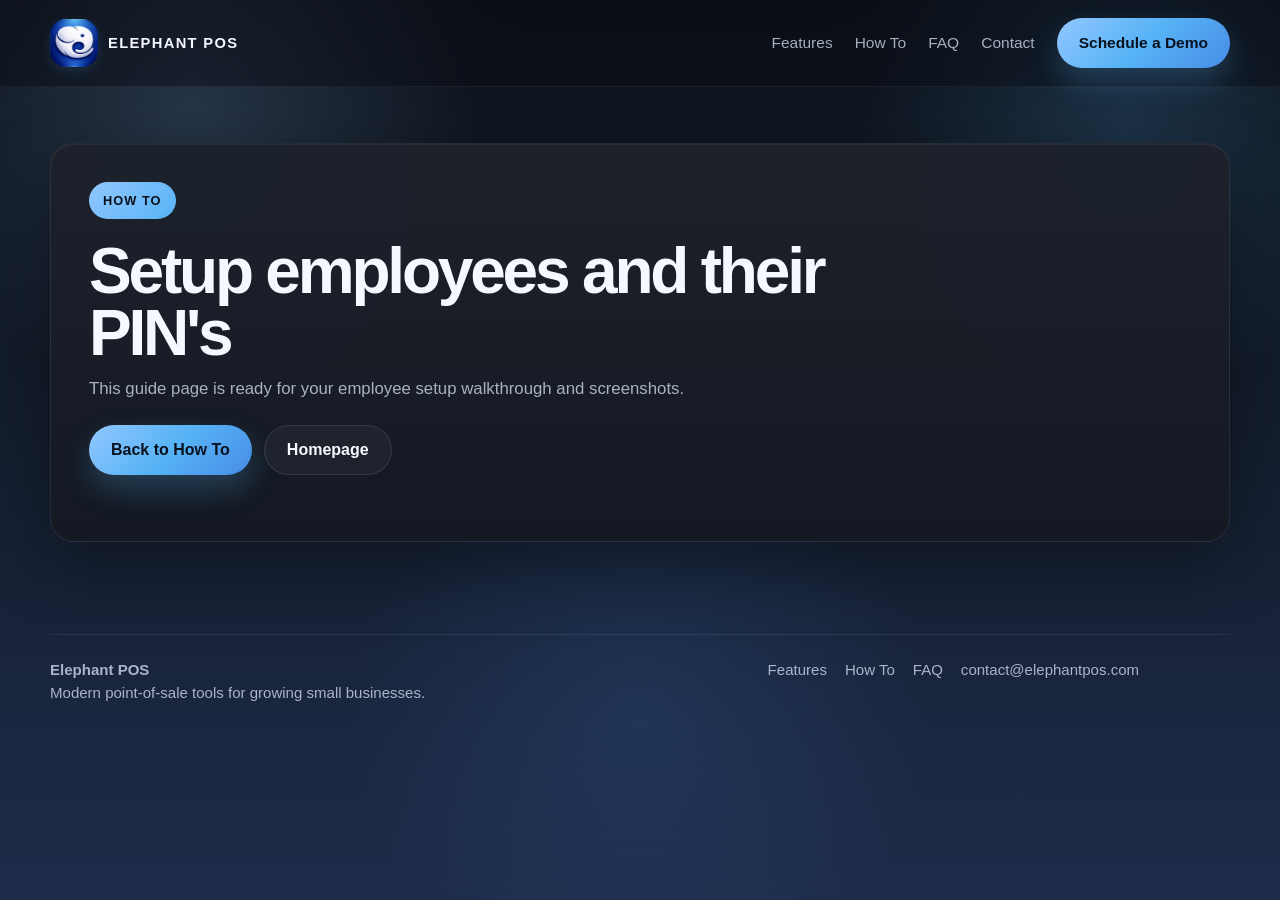
<file: how-to/setup-employees-and-pins/index.html>
<!DOCTYPE html>
<html lang="en">
<head>
  <meta charset="UTF-8">
  <meta name="viewport" content="width=device-width, initial-scale=1.0">
  <title>Setup employees and their PIN's | Elephant POS</title>
  <link rel="stylesheet" href="/styles/site.css">
</head>
<body>
  <header class="site-header">
    <div class="shell">
      <a class="brand" href="/"><img class="mark" src="/images/icon.png" alt="Elephant POS icon"><span>Elephant POS</span></a>
      <nav class="site-nav">
        <a href="/#features">Features</a>
        <a href="/#how-to">How To</a>
        <a href="/#faq">FAQ</a>
        <a href="mailto:contact@elephantpos.com">Contact</a>
        <a class="nav-cta" href="mailto:contact@elephantpos.com?subject=Elephant%20POS%20Demo">Schedule a Demo</a>
      </nav>
    </div>
  </header>
  <main class="shell guide-shell">
    <article class="guide-card card">
      <div class="guide-header">
        <span class="eyebrow">How to</span>
        <h1>Setup employees and their PIN's</h1>
        <p>This guide page is ready for your employee setup walkthrough and screenshots.</p>
        <div class="guide-actions">
          <a class="button button-primary" href="/#how-to">Back to How To</a>
          <a class="button button-secondary" href="/">Homepage</a>
        </div>
      </div>
    </article>
  </main>
  <footer class="site-footer">
    <div class="shell">
      <div class="footer-grid">
        <div><strong>Elephant POS</strong><p>Modern point-of-sale tools for growing small businesses.</p></div>
        <div class="footer-links"><a href="/#features">Features</a><a href="/#how-to">How To</a><a href="/#faq">FAQ</a><a href="mailto:contact@elephantpos.com">contact@elephantpos.com</a></div>
      </div>
    </div>
  </footer>
</body>
</html>
</file>
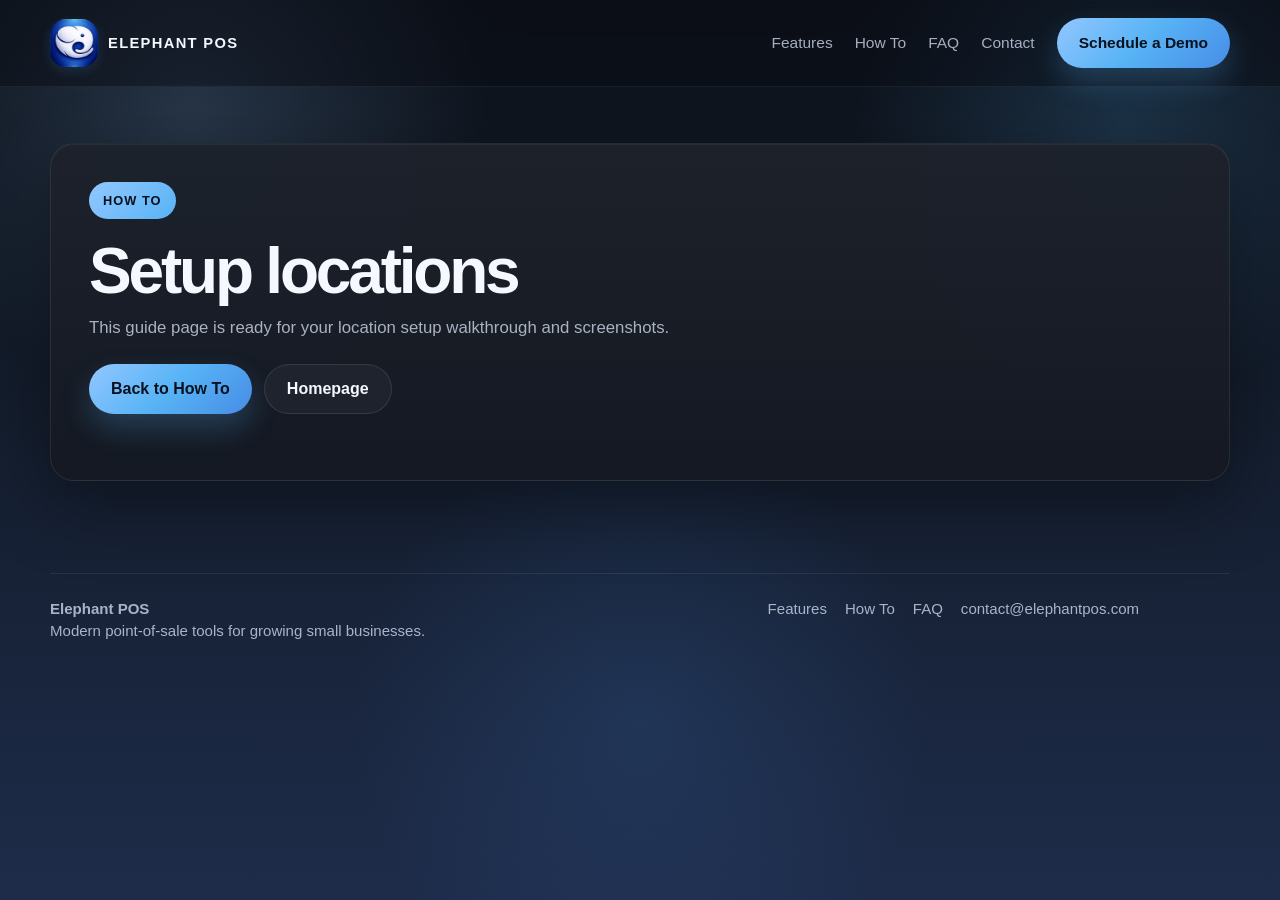
<file: how-to/setup-locations/index.html>
<!DOCTYPE html>
<html lang="en">
<head>
  <meta charset="UTF-8">
  <meta name="viewport" content="width=device-width, initial-scale=1.0">
  <title>Setup locations | Elephant POS</title>
  <link rel="stylesheet" href="/styles/site.css">
</head>
<body>
  <header class="site-header">
    <div class="shell">
      <a class="brand" href="/"><img class="mark" src="/images/icon.png" alt="Elephant POS icon"><span>Elephant POS</span></a>
      <nav class="site-nav">
        <a href="/#features">Features</a>
        <a href="/#how-to">How To</a>
        <a href="/#faq">FAQ</a>
        <a href="mailto:contact@elephantpos.com">Contact</a>
        <a class="nav-cta" href="mailto:contact@elephantpos.com?subject=Elephant%20POS%20Demo">Schedule a Demo</a>
      </nav>
    </div>
  </header>
  <main class="shell guide-shell">
    <article class="guide-card card">
      <div class="guide-header">
        <span class="eyebrow">How to</span>
        <h1>Setup locations</h1>
        <p>This guide page is ready for your location setup walkthrough and screenshots.</p>
        <div class="guide-actions">
          <a class="button button-primary" href="/#how-to">Back to How To</a>
          <a class="button button-secondary" href="/">Homepage</a>
        </div>
      </div>
    </article>
  </main>
  <footer class="site-footer">
    <div class="shell">
      <div class="footer-grid">
        <div><strong>Elephant POS</strong><p>Modern point-of-sale tools for growing small businesses.</p></div>
        <div class="footer-links"><a href="/#features">Features</a><a href="/#how-to">How To</a><a href="/#faq">FAQ</a><a href="mailto:contact@elephantpos.com">contact@elephantpos.com</a></div>
      </div>
    </div>
  </footer>
</body>
</html>
</file>
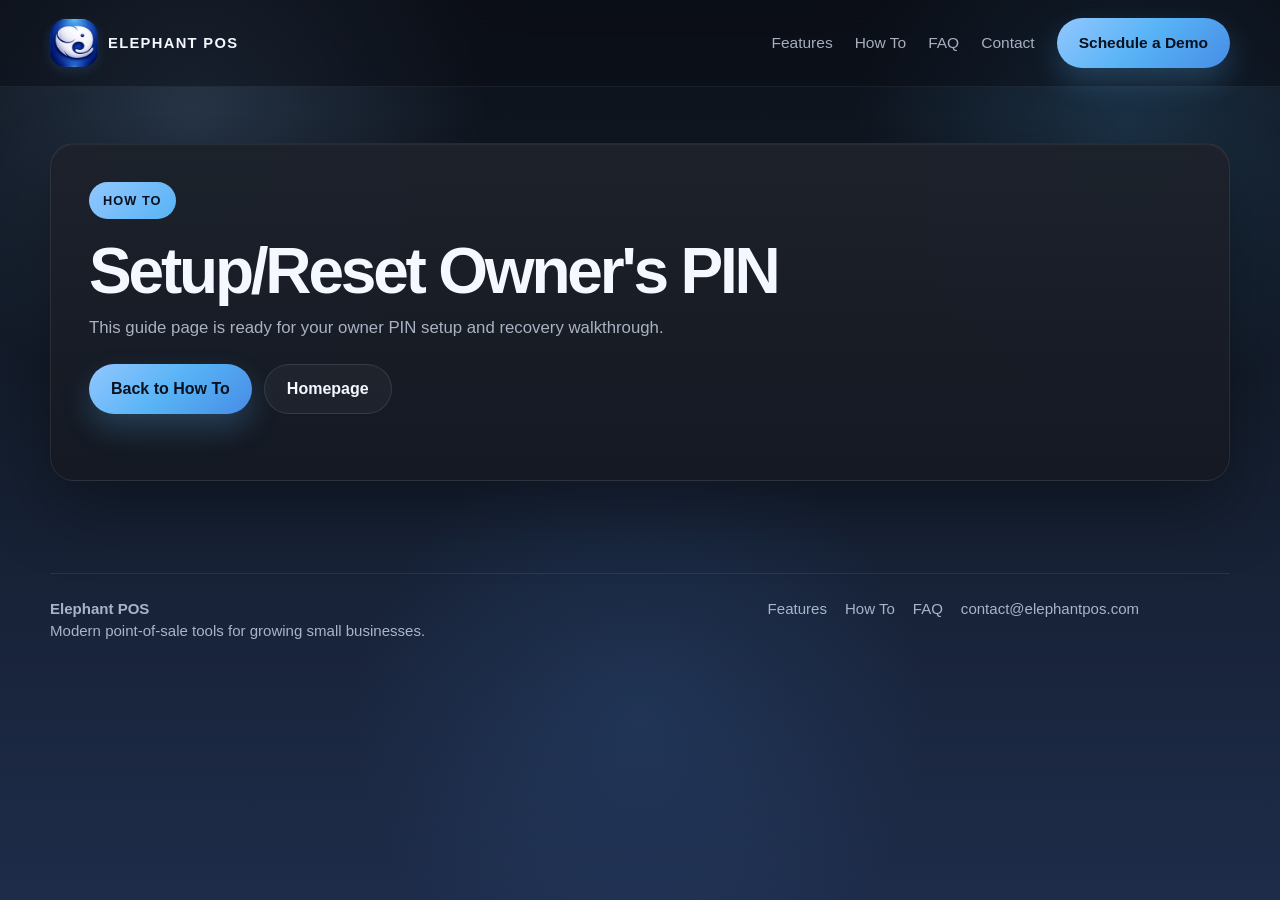
<file: how-to/setup-reset-owner-pin/index.html>
<!DOCTYPE html>
<html lang="en">
<head>
  <meta charset="UTF-8">
  <meta name="viewport" content="width=device-width, initial-scale=1.0">
  <title>Setup/Reset Owner's PIN | Elephant POS</title>
  <link rel="stylesheet" href="/styles/site.css">
</head>
<body>
  <header class="site-header">
    <div class="shell">
      <a class="brand" href="/"><img class="mark" src="/images/icon.png" alt="Elephant POS icon"><span>Elephant POS</span></a>
      <nav class="site-nav">
        <a href="/#features">Features</a>
        <a href="/#how-to">How To</a>
        <a href="/#faq">FAQ</a>
        <a href="mailto:contact@elephantpos.com">Contact</a>
        <a class="nav-cta" href="mailto:contact@elephantpos.com?subject=Elephant%20POS%20Demo">Schedule a Demo</a>
      </nav>
    </div>
  </header>
  <main class="shell guide-shell">
    <article class="guide-card card">
      <div class="guide-header">
        <span class="eyebrow">How to</span>
        <h1>Setup/Reset Owner's PIN</h1>
        <p>This guide page is ready for your owner PIN setup and recovery walkthrough.</p>
        <div class="guide-actions">
          <a class="button button-primary" href="/#how-to">Back to How To</a>
          <a class="button button-secondary" href="/">Homepage</a>
        </div>
      </div>
    </article>
  </main>
  <footer class="site-footer">
    <div class="shell">
      <div class="footer-grid">
        <div><strong>Elephant POS</strong><p>Modern point-of-sale tools for growing small businesses.</p></div>
        <div class="footer-links"><a href="/#features">Features</a><a href="/#how-to">How To</a><a href="/#faq">FAQ</a><a href="mailto:contact@elephantpos.com">contact@elephantpos.com</a></div>
      </div>
    </div>
  </footer>
</body>
</html>
</file>
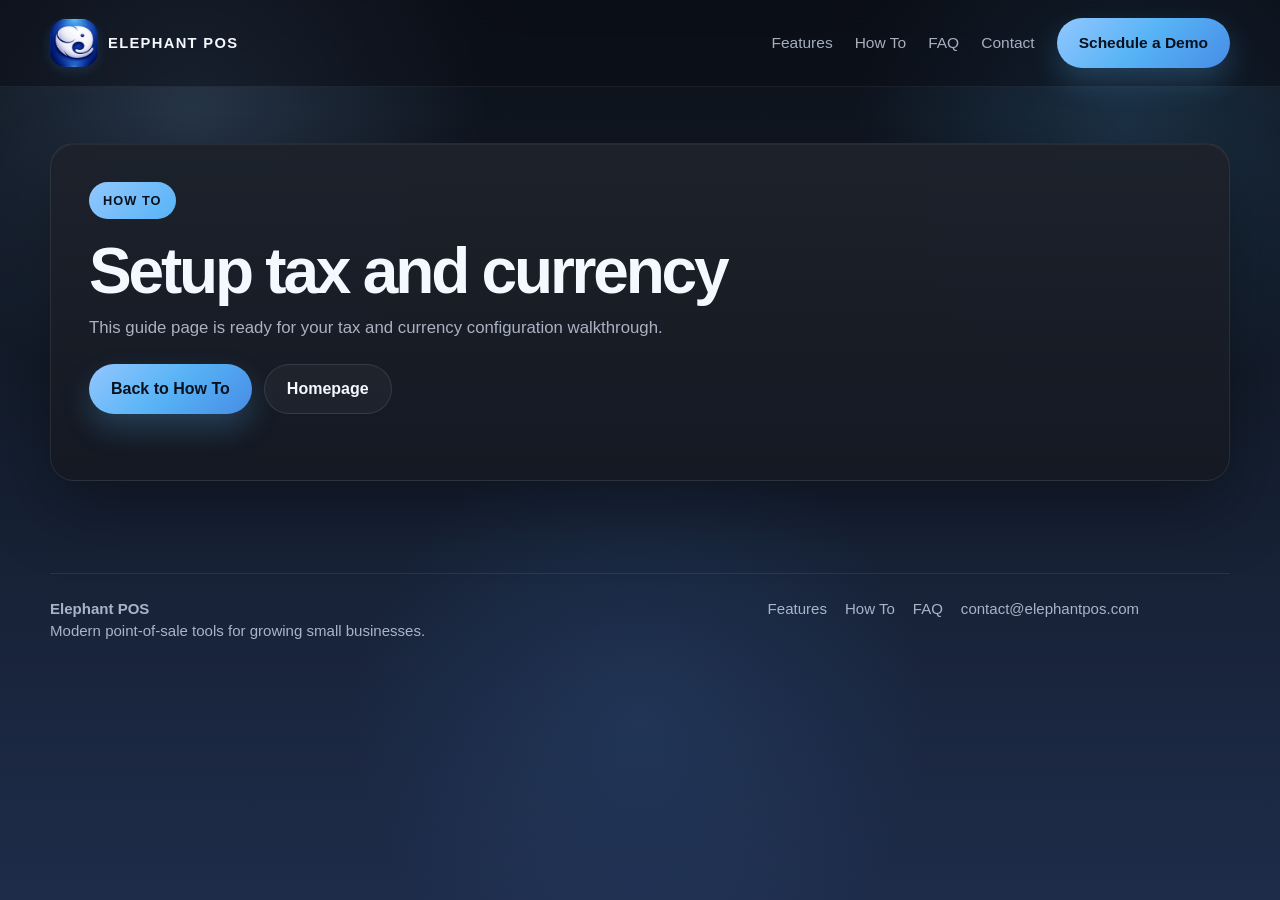
<file: how-to/setup-tax-and-currency/index.html>
<!DOCTYPE html>
<html lang="en">
<head>
  <meta charset="UTF-8">
  <meta name="viewport" content="width=device-width, initial-scale=1.0">
  <title>Setup tax and currency | Elephant POS</title>
  <link rel="stylesheet" href="/styles/site.css">
</head>
<body>
  <header class="site-header">
    <div class="shell">
      <a class="brand" href="/"><img class="mark" src="/images/icon.png" alt="Elephant POS icon"><span>Elephant POS</span></a>
      <nav class="site-nav">
        <a href="/#features">Features</a>
        <a href="/#how-to">How To</a>
        <a href="/#faq">FAQ</a>
        <a href="mailto:contact@elephantpos.com">Contact</a>
        <a class="nav-cta" href="mailto:contact@elephantpos.com?subject=Elephant%20POS%20Demo">Schedule a Demo</a>
      </nav>
    </div>
  </header>
  <main class="shell guide-shell">
    <article class="guide-card card">
      <div class="guide-header">
        <span class="eyebrow">How to</span>
        <h1>Setup tax and currency</h1>
        <p>This guide page is ready for your tax and currency configuration walkthrough.</p>
        <div class="guide-actions">
          <a class="button button-primary" href="/#how-to">Back to How To</a>
          <a class="button button-secondary" href="/">Homepage</a>
        </div>
      </div>
    </article>
  </main>
  <footer class="site-footer">
    <div class="shell">
      <div class="footer-grid">
        <div><strong>Elephant POS</strong><p>Modern point-of-sale tools for growing small businesses.</p></div>
        <div class="footer-links"><a href="/#features">Features</a><a href="/#how-to">How To</a><a href="/#faq">FAQ</a><a href="mailto:contact@elephantpos.com">contact@elephantpos.com</a></div>
      </div>
    </div>
  </footer>
</body>
</html>
</file>
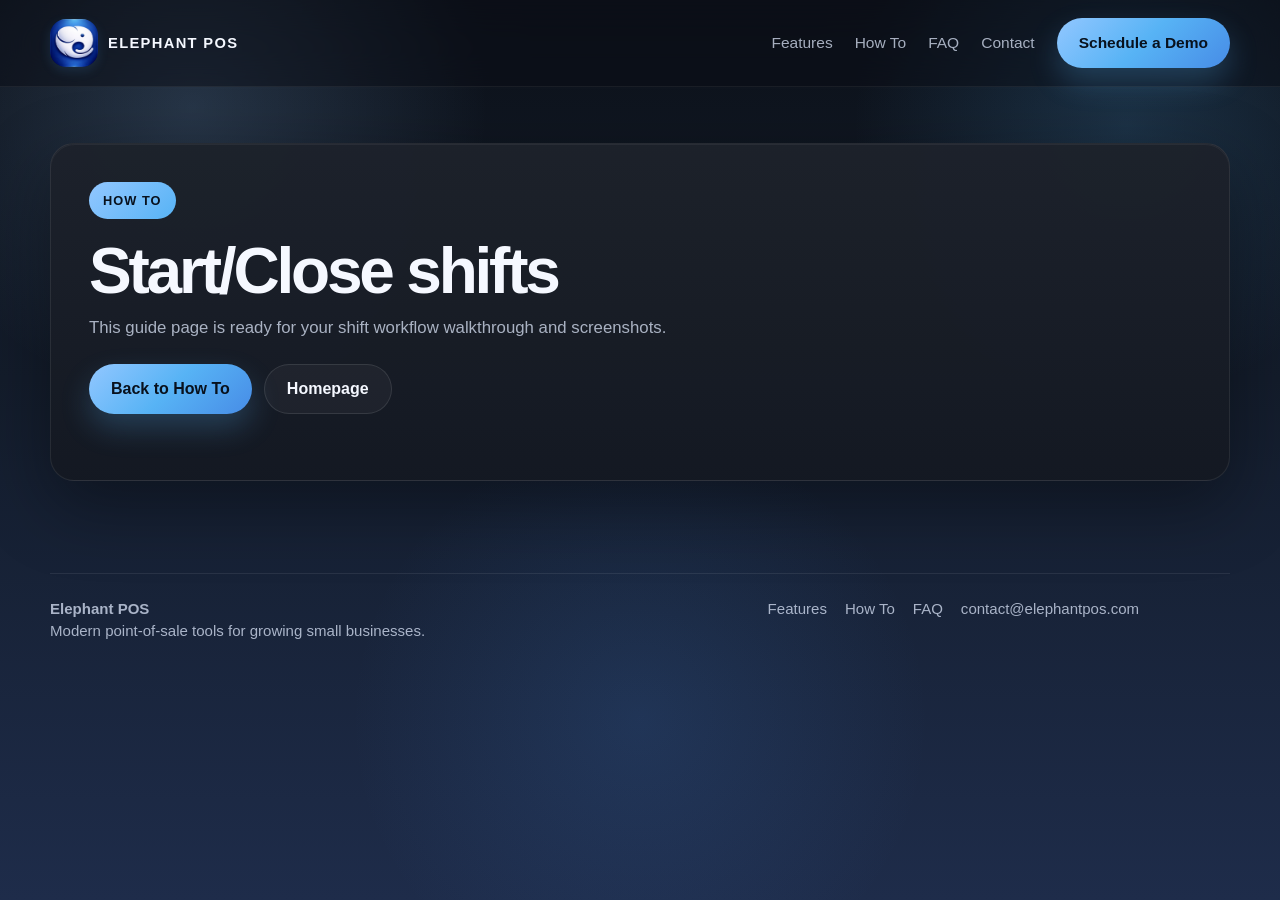
<file: how-to/start-close-shifts/index.html>
<!DOCTYPE html>
<html lang="en">
<head>
  <meta charset="UTF-8">
  <meta name="viewport" content="width=device-width, initial-scale=1.0">
  <title>Start/Close shifts | Elephant POS</title>
  <link rel="stylesheet" href="/styles/site.css">
</head>
<body>
  <header class="site-header">
    <div class="shell">
      <a class="brand" href="/"><img class="mark" src="/images/icon.png" alt="Elephant POS icon"><span>Elephant POS</span></a>
      <nav class="site-nav">
        <a href="/#features">Features</a>
        <a href="/#how-to">How To</a>
        <a href="/#faq">FAQ</a>
        <a href="mailto:contact@elephantpos.com">Contact</a>
        <a class="nav-cta" href="mailto:contact@elephantpos.com?subject=Elephant%20POS%20Demo">Schedule a Demo</a>
      </nav>
    </div>
  </header>
  <main class="shell guide-shell">
    <article class="guide-card card">
      <div class="guide-header">
        <span class="eyebrow">How to</span>
        <h1>Start/Close shifts</h1>
        <p>This guide page is ready for your shift workflow walkthrough and screenshots.</p>
        <div class="guide-actions">
          <a class="button button-primary" href="/#how-to">Back to How To</a>
          <a class="button button-secondary" href="/">Homepage</a>
        </div>
      </div>
    </article>
  </main>
  <footer class="site-footer">
    <div class="shell">
      <div class="footer-grid">
        <div><strong>Elephant POS</strong><p>Modern point-of-sale tools for growing small businesses.</p></div>
        <div class="footer-links"><a href="/#features">Features</a><a href="/#how-to">How To</a><a href="/#faq">FAQ</a><a href="mailto:contact@elephantpos.com">contact@elephantpos.com</a></div>
      </div>
    </div>
  </footer>
</body>
</html>
</file>
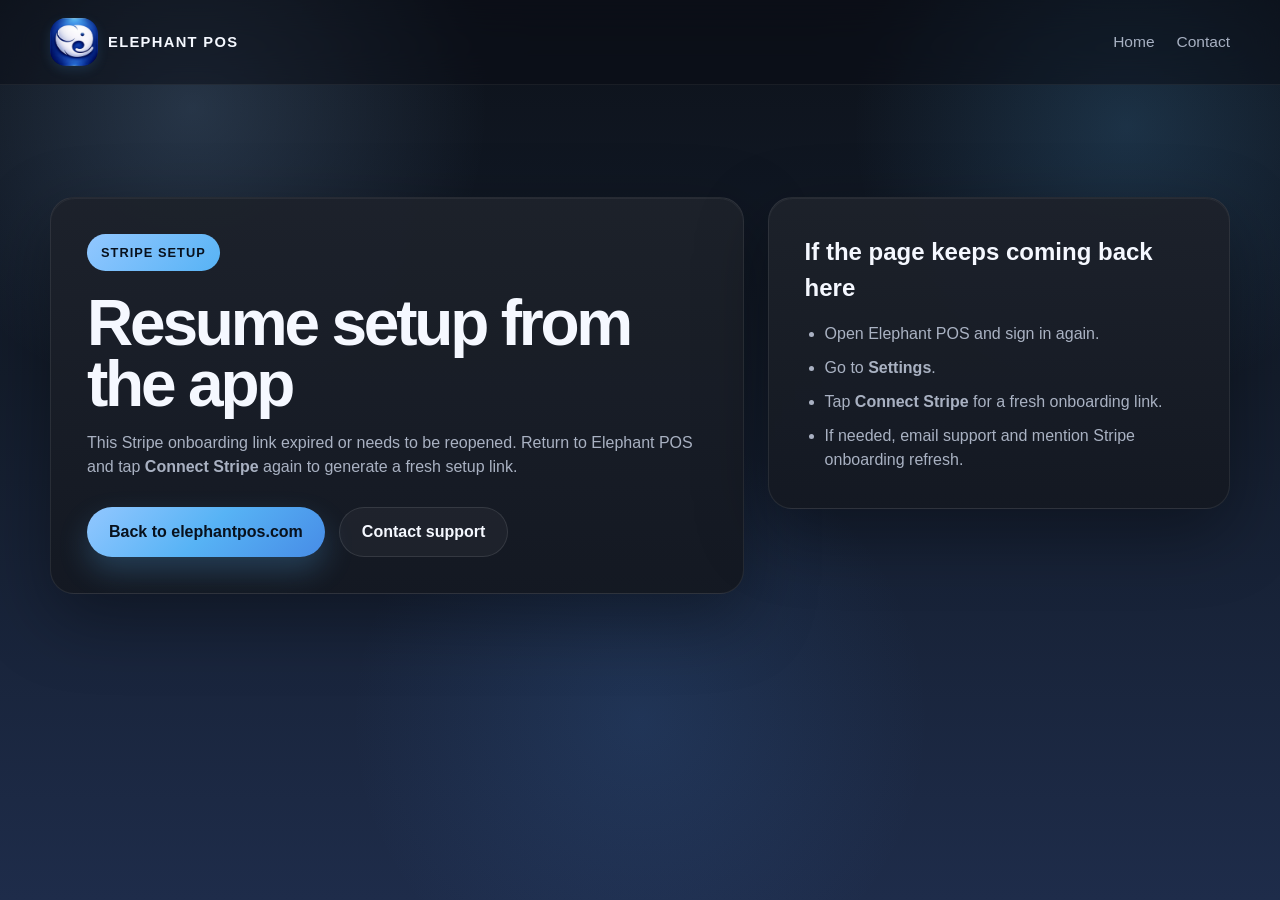
<file: stripe/refresh/index.html>
<!doctype html>
<html lang="en">
<head>
  <meta charset="utf-8">
  <meta name="viewport" content="width=device-width, initial-scale=1">
  <title>Resume Stripe Setup | Elephant POS</title>
  <meta name="description" content="Stripe onboarding refresh page for Elephant POS merchants.">
  <link rel="stylesheet" href="/styles/site.css">
</head>
<body>
  <header class="site-header">
    <div class="shell">
      <a class="brand" href="/"><img class="mark" src="/images/icon.png" alt="Elephant POS icon"><span>Elephant POS</span></a>
      <nav class="site-nav">
        <a href="/">Home</a>
        <a href="mailto:contact@elephantpos.com">Contact</a>
      </nav>
    </div>
  </header>

  <main class="site-main shell stripe-page">
    <section class="stripe-status-layout">
      <article class="card stripe-status-card">
        <span class="eyebrow">Stripe Setup</span>
        <h1>Resume setup from the app</h1>
        <p>This Stripe onboarding link expired or needs to be reopened. Return to Elephant POS and tap <strong>Connect Stripe</strong> again to generate a fresh setup link.</p>
        <div class="stripe-status-actions">
          <a class="button button-primary" href="/">Back to elephantpos.com</a>
          <a class="button button-secondary" href="mailto:contact@elephantpos.com?subject=Stripe%20Onboarding%20Refresh">Contact support</a>
        </div>
      </article>

      <aside class="card stripe-status-side">
        <h2>If the page keeps coming back here</h2>
        <ul class="stripe-status-list">
          <li>Open Elephant POS and sign in again.</li>
          <li>Go to <strong>Settings</strong>.</li>
          <li>Tap <strong>Connect Stripe</strong> for a fresh onboarding link.</li>
          <li>If needed, email support and mention Stripe onboarding refresh.</li>
        </ul>
      </aside>
    </section>
  </main>
</body>
</html>
</file>
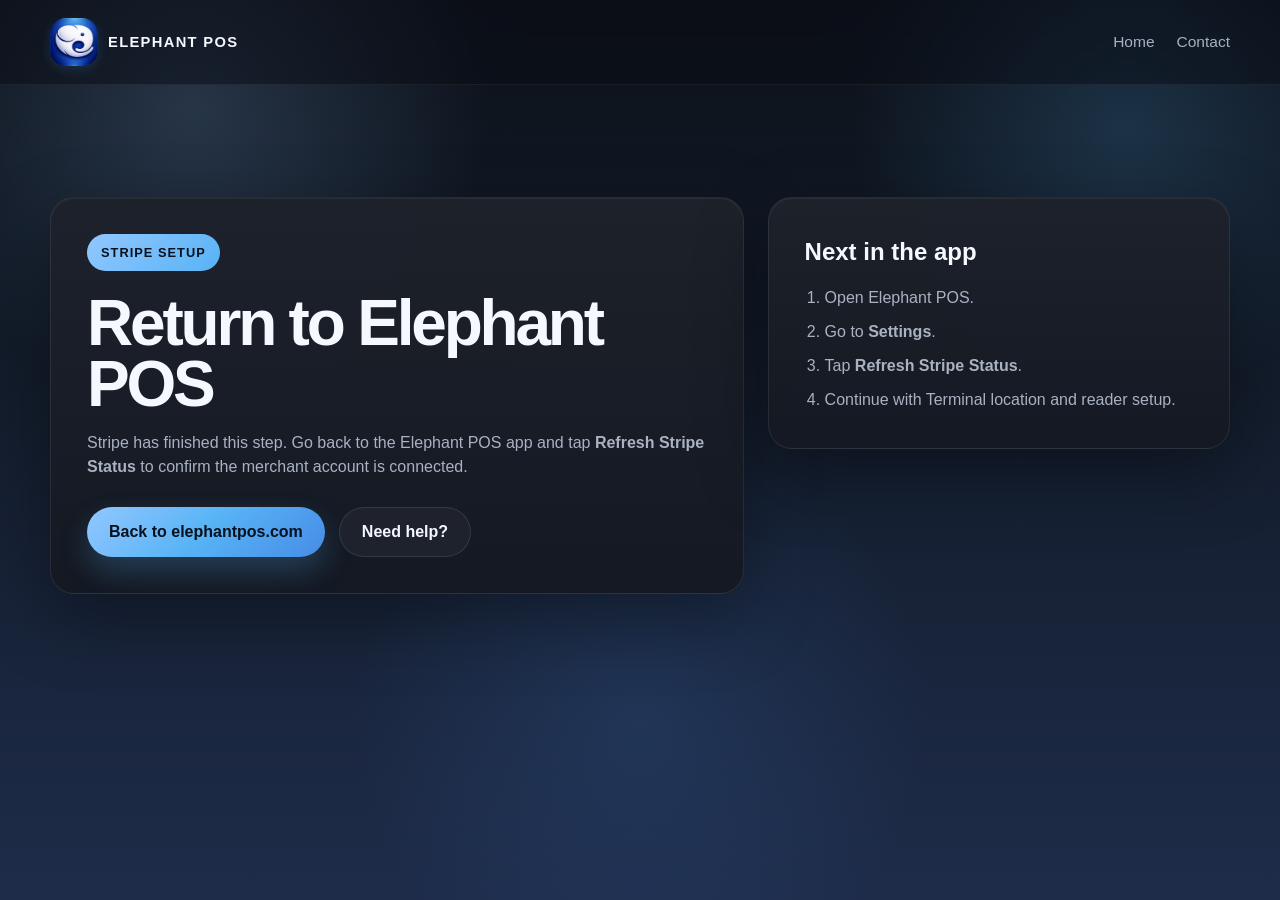
<file: stripe/return/index.html>
<!doctype html>
<html lang="en">
<head>
  <meta charset="utf-8">
  <meta name="viewport" content="width=device-width, initial-scale=1">
  <title>Stripe Setup Complete | Elephant POS</title>
  <meta name="description" content="Stripe onboarding return page for Elephant POS merchants.">
  <link rel="stylesheet" href="/styles/site.css">
</head>
<body>
  <header class="site-header">
    <div class="shell">
      <a class="brand" href="/"><img class="mark" src="/images/icon.png" alt="Elephant POS icon"><span>Elephant POS</span></a>
      <nav class="site-nav">
        <a href="/">Home</a>
        <a href="mailto:contact@elephantpos.com">Contact</a>
      </nav>
    </div>
  </header>

  <main class="site-main shell stripe-page">
    <section class="stripe-status-layout">
      <article class="card stripe-status-card">
        <span class="eyebrow">Stripe Setup</span>
        <h1>Return to Elephant POS</h1>
        <p>Stripe has finished this step. Go back to the Elephant POS app and tap <strong>Refresh Stripe Status</strong> to confirm the merchant account is connected.</p>
        <div class="stripe-status-actions">
          <a class="button button-primary" href="/">Back to elephantpos.com</a>
          <a class="button button-secondary" href="mailto:contact@elephantpos.com?subject=Stripe%20Setup%20Question">Need help?</a>
        </div>
      </article>

      <aside class="card stripe-status-side">
        <h2>Next in the app</h2>
        <ol class="stripe-status-list">
          <li>Open Elephant POS.</li>
          <li>Go to <strong>Settings</strong>.</li>
          <li>Tap <strong>Refresh Stripe Status</strong>.</li>
          <li>Continue with Terminal location and reader setup.</li>
        </ol>
      </aside>
    </section>
  </main>
</body>
</html>
</file>
<file: styles/site.css>
:root {
    --bg-top: #0d121a;
    --bg-mid: #131c2b;
    --bg-bottom: #1e2c4a;
    --panel: #1c212b;
    --panel-2: #282d38;
    --panel-line: rgba(255, 255, 255, 0.08);
    --ink: #f5f8ff;
    --muted: rgba(226, 235, 255, 0.72);
    --accent-1: #92c7ff;
    --accent-2: #57b3f5;
    --accent-3: #478ce6;
    --accent-soft: rgba(146, 199, 255, 0.12);
    --shadow: 0 24px 70px rgba(0, 0, 0, 0.35);
    --radius-xl: 30px;
    --radius-lg: 24px;
    --radius-md: 18px;
    --max: 1180px;
}

* {
    box-sizing: border-box;
}

html {
    scroll-behavior: smooth;
}

body {
    margin: 0;
    font-family: -apple-system, BlinkMacSystemFont, "SF Pro Display", "SF Pro Text", "Segoe UI", sans-serif;
    color: var(--ink);
    background:
        radial-gradient(circle at 15% 12%, rgba(146, 199, 255, 0.18), transparent 22%),
        radial-gradient(circle at 88% 14%, rgba(87, 179, 245, 0.18), transparent 20%),
        radial-gradient(circle at 50% 80%, rgba(71, 140, 230, 0.14), transparent 30%),
        linear-gradient(180deg, var(--bg-top) 0%, var(--bg-mid) 42%, var(--bg-bottom) 100%);
    line-height: 1.5;
    min-height: 100vh;
}

a {
    color: inherit;
    text-decoration: none;
}

img {
    max-width: 100%;
    display: block;
}

h1, h2, h3, p {
    margin-top: 0;
}

p, li, nav a {
    color: var(--muted);
}

.shell {
    width: min(calc(100% - 32px), var(--max));
    margin: 0 auto;
}

.site-header {
    position: sticky;
    top: 0;
    z-index: 20;
    backdrop-filter: blur(18px);
    background: rgba(9, 13, 20, 0.46);
    border-bottom: 1px solid rgba(255, 255, 255, 0.06);
}

.site-header .shell,
.site-footer .shell {
    display: flex;
    justify-content: space-between;
    align-items: center;
    gap: 18px;
}

.site-header .shell {
    padding: 18px 0;
}

.brand {
    display: inline-flex;
    align-items: center;
    gap: 10px;
    font-size: 0.92rem;
    font-weight: 700;
    letter-spacing: 0.09em;
    text-transform: uppercase;
}

.mark {
    width: 48px;
    height: 48px;
    border-radius: 16px;
    display: block;
    object-fit: contain;
    box-shadow: 0 4px 12px rgba(87, 179, 245, 0.14);
}

.site-nav {
    display: flex;
    gap: 22px;
    align-items: center;
    color: var(--muted);
    font-size: 0.97rem;
}

.site-nav a:hover {
    color: var(--ink);
}

.nav-cta,
.button {
    display: inline-flex;
    align-items: center;
    justify-content: center;
    min-height: 50px;
    padding: 0 22px;
    border-radius: 999px;
    font-weight: 700;
    transition: transform 160ms ease, opacity 160ms ease, background 160ms ease, border-color 160ms ease;
}

.nav-cta:hover,
.button:hover,
.howto-link:hover,
.feature-link:hover {
    transform: translateY(-2px);
}

.nav-cta,
.button-primary {
    color: #08111d;
    background: linear-gradient(135deg, var(--accent-1), var(--accent-2), var(--accent-3));
    box-shadow: 0 14px 30px rgba(87, 179, 245, 0.24);
}

.button-secondary {
    border: 1px solid rgba(255, 255, 255, 0.10);
    background: rgba(255, 255, 255, 0.04);
    color: var(--ink);
}

.site-main section {
    padding: 42px 0;
}

.site-main section + section {
    border-top: 1px solid rgba(255, 255, 255, 0.05);
}

.legal-page {
    padding-top: 70px;
    padding-bottom: 70px;
}

.legal-card {
    padding: 40px;
}

.prose {
    max-width: 78ch;
}

.prose h2 {
    margin: 32px 0 12px;
    font-size: 1.35rem;
    line-height: 1.2;
}

.prose p + p,
.prose p + ul,
.prose ul + p,
.prose ul + ul {
    margin-top: 14px;
}

.prose ul {
    padding-left: 20px;
}

.prose li + li {
    margin-top: 10px;
}

.prose strong {
    color: var(--ink);
}

.card {
    background: linear-gradient(180deg, rgba(29, 34, 43, 0.98), rgba(20, 25, 34, 0.98));
    border: 1px solid var(--panel-line);
    border-radius: var(--radius-lg);
    box-shadow: var(--shadow);
    position: relative;
    overflow: hidden;
}

.card::after {
    content: "";
    position: absolute;
    inset: 0;
    border-radius: inherit;
    pointer-events: none;
    box-shadow: inset 0 1px 0 rgba(255, 255, 255, 0.05);
}

.eyebrow,
.panel-tag {
    display: inline-flex;
    align-items: center;
    gap: 8px;
    padding: 9px 14px;
    border-radius: 999px;
    font-size: 0.8rem;
    font-weight: 700;
    letter-spacing: 0.08em;
    text-transform: uppercase;
    color: #08111d;
    background: linear-gradient(135deg, var(--accent-1), var(--accent-2));
}

.section-heading {
    margin-bottom: 20px;
    max-width: 64ch;
}

.section-heading p {
    margin-bottom: 0;
}

.hero {
    padding-top: 70px;
}

.hero-grid,
.showcase-grid,
.value-grid,
.trust-grid,
.footer-grid {
    display: grid;
    gap: 24px;
}

.hero-grid {
    grid-template-columns: 1.08fr 0.92fr;
    align-items: stretch;
}

.hero-copy {
    padding: 50px;
}

.hero-copy h1 {
    margin: 24px 0 18px;
    font-size: clamp(2.8rem, 6vw, 5.6rem);
    line-height: 0.92;
    letter-spacing: -0.055em;
    max-width: 10ch;
}

.hero-copy p {
    font-size: 1.08rem;
    max-width: 55ch;
}

.hero-panel {
    padding: 32px;
    background:
        radial-gradient(circle at top right, rgba(146, 199, 255, 0.24), transparent 34%),
        linear-gradient(180deg, rgba(36, 43, 56, 0.98), rgba(21, 27, 36, 0.98));
}

.hero-device-stack {
    display: grid;
    gap: 18px;
    margin-top: 18px;
}

.device-frame {
    padding: 18px;
    min-height: 280px;
    border-radius: 20px;
    border: 1px dashed rgba(146, 199, 255, 0.28);
    background: linear-gradient(180deg, rgba(146, 199, 255, 0.08), rgba(255, 255, 255, 0.02));
    display: flex;
    align-items: center;
    justify-content: center;
}

.device-frame.ipad {
    min-height: 360px;
    padding: 20px;
}

.stripe-page {
    padding-top: 70px;
    padding-bottom: 70px;
}

.stripe-status-layout {
    display: grid;
    grid-template-columns: minmax(0, 1.2fr) minmax(280px, 0.8fr);
    gap: 24px;
    align-items: start;
}

.stripe-status-card,
.stripe-status-side {
    padding: 36px;
}

.stripe-status-card h1 {
    margin: 22px 0 16px;
    font-size: clamp(2.2rem, 5vw, 4rem);
    line-height: 0.95;
    letter-spacing: -0.05em;
}

.stripe-status-card p,
.stripe-status-side p,
.stripe-status-list {
    font-size: 1rem;
}

.stripe-status-actions {
    display: flex;
    flex-wrap: wrap;
    gap: 14px;
    margin-top: 28px;
}

.stripe-status-side h2 {
    margin-bottom: 16px;
}

.stripe-status-list {
    margin: 0;
    padding-left: 20px;
    color: var(--muted);
}

.stripe-status-list li + li {
    margin-top: 10px;
}

.device-frame img {
    border-radius: 24px;
    border: 1px solid rgba(146, 199, 255, 0.24);
    box-shadow: 0 18px 36px rgba(0, 0, 0, 0.28);
}

.device-frame.iphone img {
    width: 100%;
    max-width: 220px;
}

.device-frame.ipad img {
    width: 100%;
    max-width: 560px;
}

.cta-row {
    display: flex;
    flex-wrap: wrap;
    gap: 14px;
    margin: 28px 0 30px;
}

.stats {
    display: grid;
    grid-template-columns: repeat(3, minmax(0, 1fr));
    gap: 14px;
}

.stat {
    padding: 18px;
    border-radius: var(--radius-md);
    background: linear-gradient(180deg, rgba(146, 199, 255, 0.14), rgba(255, 255, 255, 0.03));
    border: 1px solid rgba(146, 199, 255, 0.14);
}

.stat strong {
    display: block;
    margin-bottom: 4px;
    font-size: 1.35rem;
    color: var(--ink);
}

.trust-grid {
    grid-template-columns: repeat(4, minmax(0, 1fr));
}

.trust-card,
.value-card,
.showcase-card,
.final-card {
    padding: 28px;
}

.trust-card {
    background: linear-gradient(180deg, rgba(31, 37, 49, 0.98), rgba(18, 24, 33, 0.98));
}

.trust-card strong {
    display: block;
    margin-bottom: 8px;
    font-size: 1.02rem;
}

.showcase-grid,
.value-grid {
    grid-template-columns: repeat(2, minmax(0, 1fr));
}

.showcase-card {
    display: flex;
    flex-direction: column;
    gap: 18px;
}

.showcase-card h3,
.value-card h3 {
    font-size: 1.32rem;
    margin-bottom: 8px;
}

.showcase-meta {
    display: flex;
    justify-content: space-between;
    align-items: center;
    gap: 12px;
    font-size: 0.86rem;
    letter-spacing: 0.08em;
    text-transform: uppercase;
    color: var(--muted);
}

.feature-link {
    display: inline-flex;
    align-items: center;
    gap: 8px;
    font-weight: 700;
    color: var(--accent-1);
}

.howto-grid {
    display: grid;
    grid-template-columns: repeat(4, minmax(0, 1fr));
    gap: 24px;
}

.howto-link {
    display: flex;
    flex-direction: column;
    align-items: flex-start;
    justify-content: space-between;
    min-height: 190px;
    padding: 24px;
    border-radius: 26px;
    box-shadow: var(--shadow);
    transition: transform 160ms ease, border-color 160ms ease, background 160ms ease;
    background: linear-gradient(180deg, rgba(36, 42, 52, 0.98), rgba(22, 28, 38, 0.98));
    border: 1px solid rgba(255, 255, 255, 0.08);
}

.howto-index {
    display: inline-flex;
    min-width: 42px;
    min-height: 42px;
    align-items: center;
    justify-content: center;
    border-radius: 14px;
    background: var(--accent-soft);
    border: 1px solid rgba(146, 199, 255, 0.18);
    color: var(--accent-1);
    font-weight: 700;
}

.howto-link strong {
    font-size: 1.1rem;
    line-height: 1.32;
    color: var(--ink);
}

.howto-link span:last-child {
    color: var(--muted);
    font-size: 0.95rem;
}

.faq-list {
    display: grid;
    gap: 16px;
}

.faq-item summary {
    list-style: none;
    cursor: pointer;
    padding: 24px 28px;
    display: flex;
    align-items: center;
    justify-content: space-between;
    gap: 18px;
    font-size: 1.08rem;
    font-weight: 700;
    color: var(--ink);
}

.faq-item summary::-webkit-details-marker {
    display: none;
}

.faq-item summary::after {
    content: "+";
    flex-shrink: 0;
    font-size: 1.4rem;
    line-height: 1;
    color: var(--accent-1);
}

.faq-item[open] summary::after {
    content: "−";
}

.faq-answer {
    padding: 0 28px 24px;
    color: var(--muted);
    max-width: 70ch;
}

.final-card {
    text-align: center;
}

.final-actions {
    display: flex;
    justify-content: center;
    gap: 14px;
    flex-wrap: wrap;
    margin-top: 24px;
}

.site-footer {
    padding: 28px 0 54px;
    color: var(--muted);
    font-size: 0.94rem;
}

.site-footer .shell {
    border-top: 1px solid rgba(255, 255, 255, 0.08);
    padding-top: 24px;
}

.footer-grid {
    grid-template-columns: 1.2fr 0.8fr;
    width: 100%;
}

.footer-links {
    display: flex;
    gap: 18px;
    flex-wrap: wrap;
}

.guide-shell {
    padding: 56px 0 64px;
}

.guide-card {
    padding: 38px;
}

.guide-header {
    max-width: 760px;
    margin-bottom: 28px;
}

.guide-header h1 {
    margin: 22px 0 12px;
    font-size: clamp(2.4rem, 5vw, 4.2rem);
    line-height: 0.96;
    letter-spacing: -0.05em;
}

.guide-header p {
    font-size: 1.05rem;
}

.guide-actions {
    display: flex;
    gap: 12px;
    flex-wrap: wrap;
    margin-top: 24px;
}

.steps {
    display: grid;
    gap: 22px;
    margin-top: 36px;
}

.step {
    padding: 22px;
    border-radius: 22px;
    background: rgba(255, 255, 255, 0.03);
    border: 1px solid var(--panel-line);
}

.step h2 {
    margin: 0 0 10px;
    font-size: clamp(1.18rem, 2vw, 1.55rem);
    letter-spacing: -0.03em;
    white-space: pre-line;
}

.step p {
    margin: 0 0 18px;
    white-space: pre-line;
}

.step img {
    width: 100%;
    height: auto;
    border-radius: 18px;
    border: 1px solid var(--panel-line);
    background: rgba(255, 255, 255, 0.02);
}

@media (max-width: 980px) {
    .hero-grid,
    .showcase-grid,
    .value-grid,
    .trust-grid,
    .footer-grid {
        grid-template-columns: 1fr;
    }

    .howto-grid {
        grid-template-columns: repeat(2, minmax(0, 1fr));
    }

    .site-header .shell,
    .site-footer .shell {
        flex-direction: column;
        align-items: flex-start;
    }
}

@media (max-width: 720px) {
    .site-nav {
        flex-wrap: wrap;
        gap: 12px 18px;
    }

    .hero-copy,
    .hero-panel,
    .trust-card,
    .showcase-card,
    .value-card,
    .final-card,
    .guide-card,
    .legal-card {
        padding: 24px;
    }

    .stats {
        grid-template-columns: 1fr;
    }

    .hero {
        padding-top: 34px;
    }

    .device-frame {
        min-height: 220px;
    }

    .device-frame.ipad {
        min-height: 280px;
    }

    .howto-grid {
        grid-template-columns: 1fr;
    }

    .howto-link {
        min-height: 150px;
    }
}
</file>
